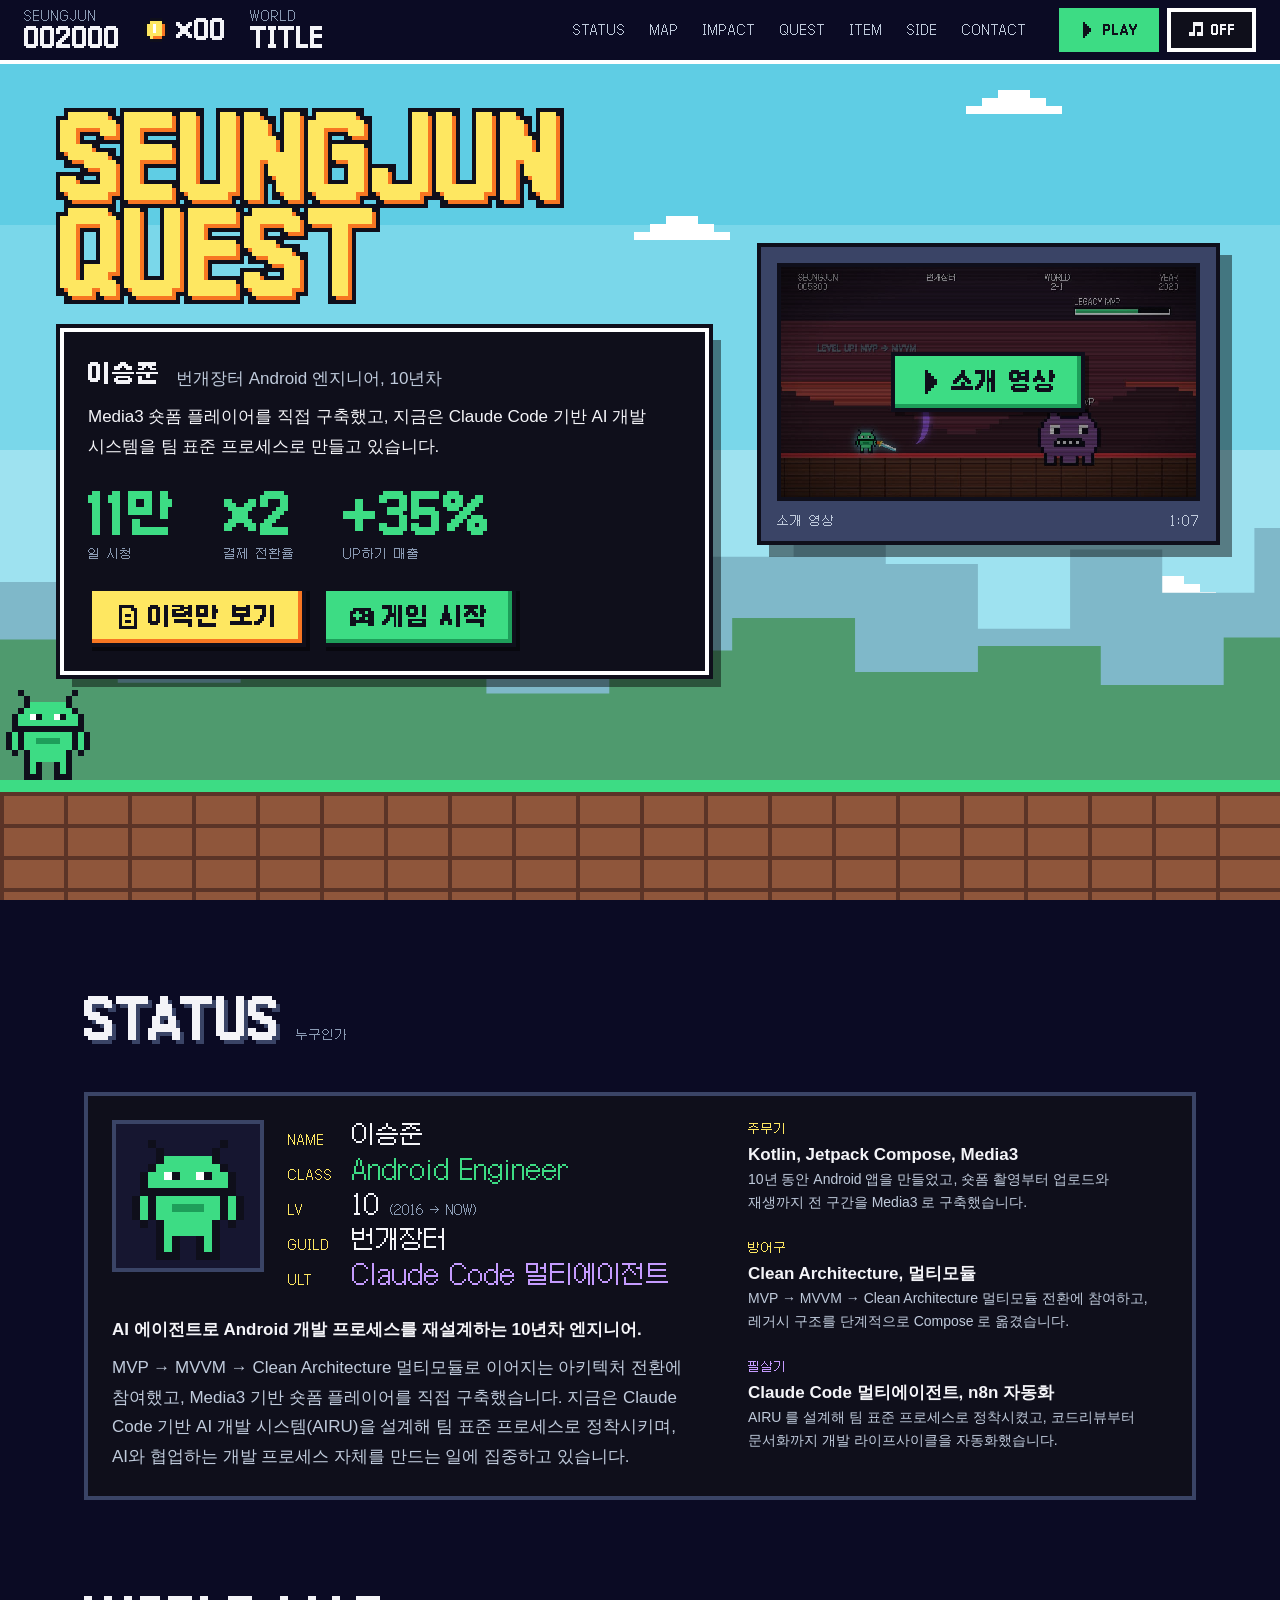
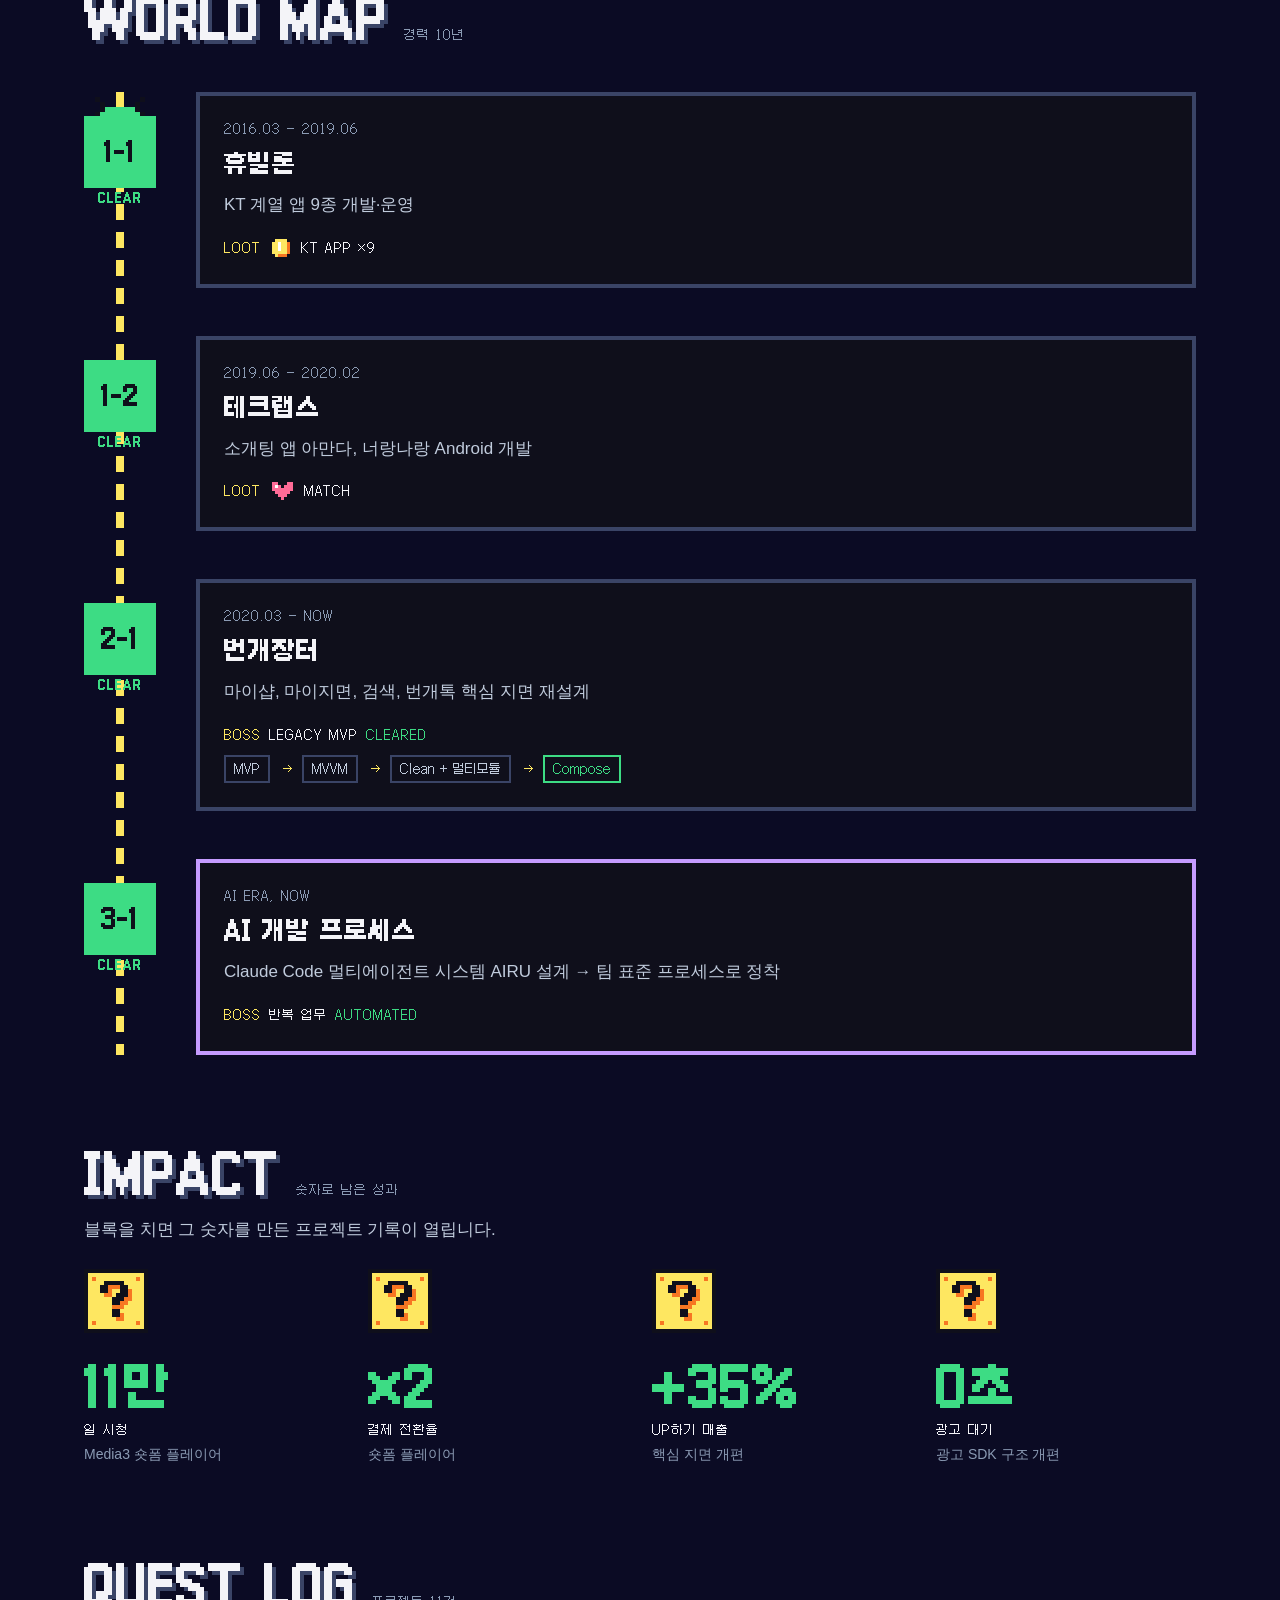
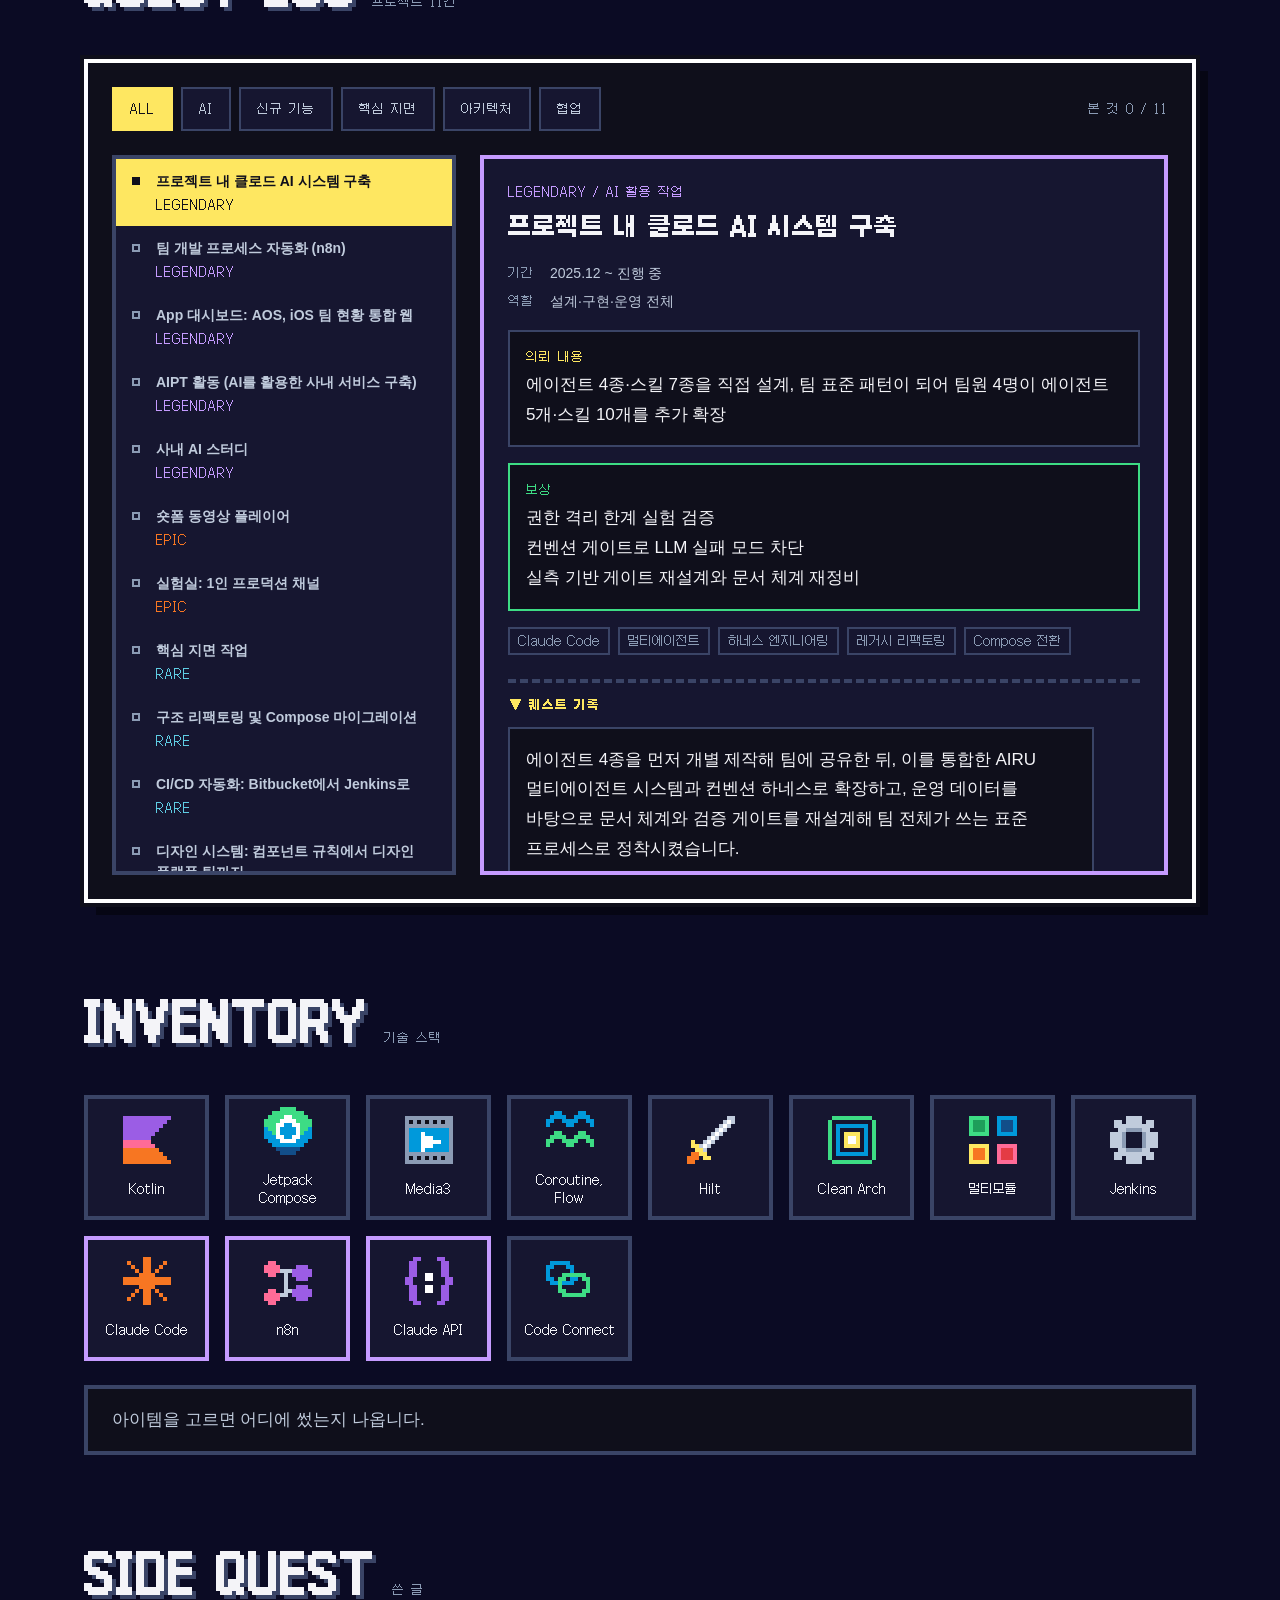
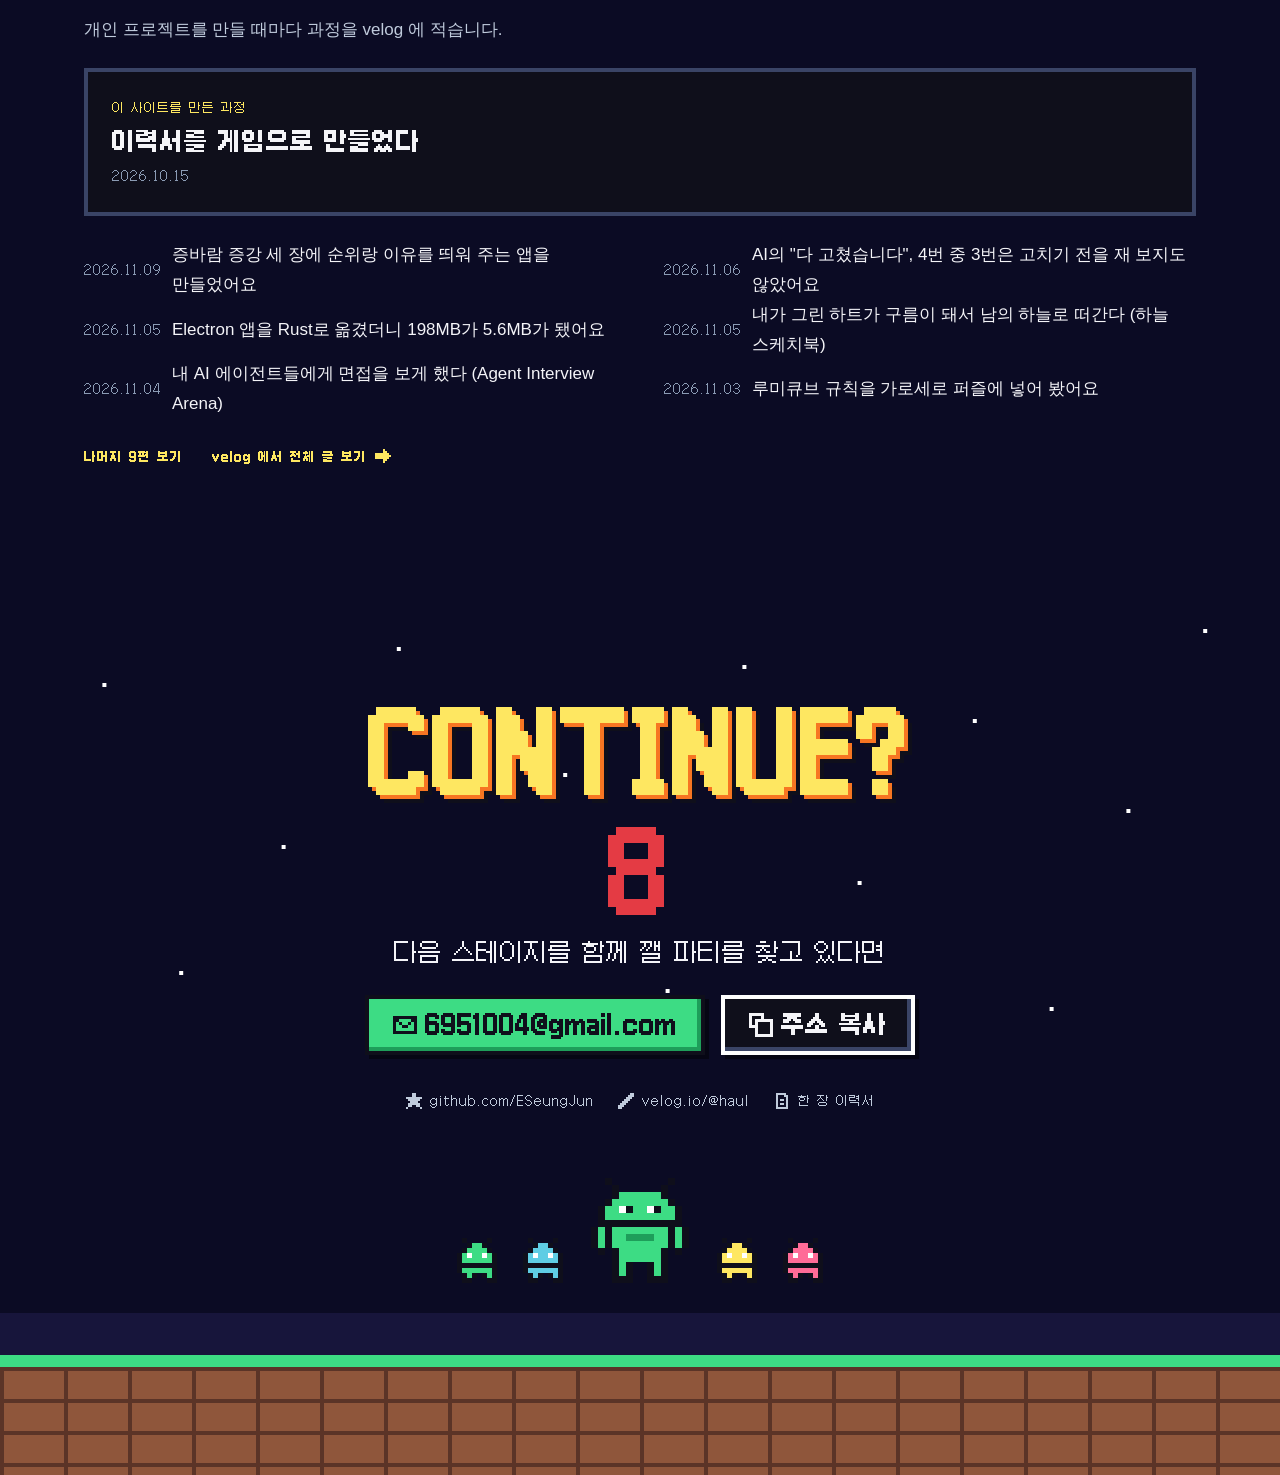
<file: index.html>
<!doctype html>
<html lang="ko">
  <head>
    <meta charset="utf-8" />
    <meta name="viewport" content="width=device-width, initial-scale=1" />
    <title>이승준 | Android 엔지니어 포트폴리오 SEUNGJUN QUEST</title>
    <meta
      name="description"
      content="AI 에이전트로 Android 개발 프로세스를 재설계하는 10년차 엔지니어 이승준의 포트폴리오. 숏폼 플레이어 일 시청 11만, 결제 전환율 2배, UP하기 매출 +35%."
    />
    <meta name="theme-color" content="#0b0b24" />
    <link rel="canonical" href="https://seungjun-quest.pages.dev/" />
    <meta property="og:type" content="profile" />
    <meta property="og:site_name" content="SEUNGJUN QUEST" />
    <meta property="og:locale" content="ko_KR" />
    <meta property="og:title" content="이승준 | Android 엔지니어 포트폴리오 SEUNGJUN QUEST" />
    <meta property="og:description" content="10년차 Android 엔지니어 이승준의 이력을 횡스크롤 게임으로 옮긴 포트폴리오. 프로젝트 11건과 성과 수치를 바로 볼 수 있습니다." />
    <meta property="og:url" content="https://seungjun-quest.pages.dev/" />
    <meta property="og:image" content="https://seungjun-quest.pages.dev/assets/og.jpg" />
    <meta property="og:image:width" content="1200" />
    <meta property="og:image:height" content="630" />
    <meta name="twitter:card" content="summary_large_image" />
    <link rel="icon" href="assets/favicon.svg" type="image/svg+xml" />
    <link rel="icon" href="assets/favicon-32.png" sizes="32x32" type="image/png" />
    <link rel="apple-touch-icon" href="assets/apple-touch-icon.png" />
    <link rel="preload" href="assets/fonts/Galmuri11-Bold.subset.woff2" as="font" type="font/woff2" crossorigin />
    <link rel="preload" href="assets/fonts/Galmuri11.subset.woff2" as="font" type="font/woff2" crossorigin />
    <link rel="stylesheet" href="styles.css" />
    <script src="boot.js"></script>
    <script type="application/ld+json">
      {
        "@context": "https://schema.org",
        "@type": "Person",
        "name": "이승준",
        "alternateName": "Seungjun Lee",
        "jobTitle": "Android Engineer",
        "worksFor": { "@type": "Organization", "name": "번개장터" },
        "url": "https://seungjun-quest.pages.dev/",
        "email": "mailto:6951004@gmail.com",
        "sameAs": ["https://github.com/ESeungJun", "https://velog.io/@haul"],
        "knowsAbout": ["Android", "Kotlin", "Jetpack Compose", "Media3", "Clean Architecture", "Claude Code"]
      }
    </script>
  </head>
  <body>
    <a class="skip-link" href="#status">본문으로 건너뛰기</a>

    <!-- 부팅 화면: CSS 애니메이션만으로 걷힌다 -->
    <div class="boot" id="boot" aria-hidden="true">
      <div class="boot-inner">
        <div class="boot-title">NOW LOADING</div>
        <div class="boot-bar"><span></span></div>
      </div>
    </div>

    <!-- 상단 HUD -->
    <header class="hud" id="hud">
      <div class="hud-row">
        <a class="hud-cell hud-home" href="#top" aria-label="SEUNGJUN QUEST 처음으로">
          <span class="hud-label">SEUNGJUN</span>
          <span class="hud-value" id="score">000000</span>
        </a>
        <div class="hud-cell hud-coins" aria-hidden="true">
          <span class="coin-icon" data-sprite="COIN" data-px="3"></span><span class="hud-value">×<span id="coins">00</span></span>
        </div>
        <div class="hud-cell hud-world" aria-hidden="true">
          <span class="hud-label">WORLD</span>
          <span class="hud-value" id="world">TITLE</span>
        </div>
        <div class="hud-actions">
          <button class="hud-btn hud-play" type="button" data-open-game>
            <span data-sprite="I_PLAY" data-px="2"></span>PLAY
          </button>
          <button class="hud-btn hud-sound" id="sound" type="button" aria-pressed="false" aria-label="소리">
            <span data-sprite="I_NOTE" data-px="2"></span><span id="sound-label">OFF</span>
          </button>
        </div>
      </div>
      <nav class="hud-nav" aria-label="섹션">
        <a href="#status">STATUS</a>
        <a href="#map">MAP</a>
        <a href="#impact">IMPACT</a>
        <a href="#quests">QUEST</a>
        <a href="#inventory">ITEM</a>
        <a href="#side">SIDE</a>
        <a href="#contact">CONTACT</a>
      </nav>
    </header>

    <main>
      <!-- 타이틀: 이름·직함·성과 3개·버튼 2개가 첫 화면에 들어온다 -->
      <section class="title" id="top" data-world="TITLE">
        <div class="sky" aria-hidden="true">
          <i class="cloud a"></i><i class="cloud b"></i><i class="cloud c"></i>
          <div class="mountains far" data-parallax="0.15"></div>
          <div class="mountains near" data-parallax="0.3"></div>
        </div>
        <div class="title-inner">
          <div class="title-copy">
            <h1 class="logo">
              <span>SEUNGJUN</span>
              <span>QUEST</span>
            </h1>
            <div class="window title-menu">
              <p class="title-name">
                <strong>이승준</strong>
                <span>번개장터 Android 엔지니어, 10년차</span>
              </p>
              <p class="title-sub" data-measure="intro">
                Media3 숏폼 플레이어를 직접 구축했고, 지금은 Claude Code 기반 AI 개발 시스템을 팀 표준 프로세스로 만들고 있습니다.
              </p>
              <dl class="title-stats">
                <div><dt>일 시청</dt><dd>11만</dd></div>
                <div><dt>결제 전환율</dt><dd>×2</dd></div>
                <div><dt>UP하기 매출</dt><dd>+35%</dd></div>
              </dl>
              <div class="title-actions">
                <a class="pixel-btn alt" href="resume.html"><span data-sprite="I_DOC" data-px="3"></span>이력만 보기</a>
                <button class="pixel-btn" type="button" data-open-game><span data-sprite="I_PAD" data-px="3"></span>게임 시작</button>
              </div>
            </div>
          </div>

          <div class="tv">
            <div class="tv-screen">
              <video
                id="intro-video"
                src="assets/pixel-quest.mp4"
                poster="assets/poster.jpg"
                preload="none"
                playsinline
                controls
                aria-label="SEUNGJUN QUEST 소개 영상"
              ></video>
              <button class="tv-play" id="play" type="button" hidden>
                <span><i data-sprite="I_PLAY" data-px="3"></i>소개 영상</span>
              </button>
            </div>
            <div class="tv-label"><span>소개 영상</span><span>1:07</span></div>
          </div>
        </div>
        <div class="ground" aria-hidden="true"></div>
        <div class="hero-sprite title-hero" data-sprite="HERO_A" data-px="6" aria-hidden="true"></div>
      </section>

      <!-- 상태창: 캐릭터 시트 한 장 -->
      <section class="section" id="status" data-world="STATUS">
        <h2 class="section-title">STATUS <small>누구인가</small></h2>
        <div class="sheet">
          <div class="sheet-who">
            <div class="char">
              <div class="char-portrait" data-sprite="HERO_A" data-px="8" aria-hidden="true"></div>
              <dl class="stat-list">
                <div><dt>NAME</dt><dd>이승준</dd></div>
                <div><dt>CLASS</dt><dd class="c-done">Android Engineer</dd></div>
                <div><dt>LV</dt><dd>10 <small>(2016 → NOW)</small></dd></div>
                <div><dt>GUILD</dt><dd>번개장터</dd></div>
                <div><dt>ULT</dt><dd class="c-ai">Claude Code 멀티에이전트</dd></div>
              </dl>
            </div>
            <p class="char-bio">
              <b>AI 에이전트로 Android 개발 프로세스를 재설계하는 10년차 엔지니어.</b>
              MVP → MVVM → Clean Architecture 멀티모듈로 이어지는 아키텍처 전환에 참여했고, Media3 기반 숏폼
              플레이어를 직접 구축했습니다. 지금은 Claude Code 기반 AI 개발 시스템(AIRU)을 설계해 팀 표준
              프로세스로 정착시키며, AI와 협업하는 개발 프로세스 자체를 만드는 일에 집중하고 있습니다.
            </p>
          </div>
          <dl class="loadout">
            <div>
              <dt>주무기</dt>
              <dd>
                <strong>Kotlin, Jetpack Compose, Media3</strong>
                10년 동안 Android 앱을 만들었고, 숏폼 촬영부터 업로드와 재생까지 전 구간을 Media3 로 구축했습니다.
              </dd>
            </div>
            <div>
              <dt>방어구</dt>
              <dd>
                <strong>Clean Architecture, 멀티모듈</strong>
                MVP → MVVM → Clean Architecture 멀티모듈 전환에 참여하고, 레거시 구조를 단계적으로 Compose 로 옮겼습니다.
              </dd>
            </div>
            <div class="is-ai">
              <dt>필살기</dt>
              <dd>
                <strong>Claude Code 멀티에이전트, n8n 자동화</strong>
                AIRU 를 설계해 팀 표준 프로세스로 정착시켰고, 코드리뷰부터 문서화까지 개발 라이프사이클을 자동화했습니다.
              </dd>
            </div>
          </dl>
        </div>
      </section>

      <!-- 월드맵: 경력 -->
      <section class="section" id="map" data-world="MAP">
        <h2 class="section-title">WORLD MAP <small>경력 10년</small></h2>
        <div class="map" id="map-track">
          <div class="map-path" aria-hidden="true"></div>
          <div class="map-hero" id="map-hero" aria-hidden="true"><span class="f-a" data-sprite="HERO_A" data-px="5"></span><span class="f-b" data-sprite="HERO_B" data-px="5"></span></div>

          <article class="node" data-world="1-1">
            <div class="node-flag" aria-hidden="true">1-1</div>
            <div class="node-card">
              <div class="node-period">2016.03 – 2019.06</div>
              <h3>휴빌론</h3>
              <p>KT 계열 앱 9종 개발·운영</p>
              <div class="loot"><b>LOOT</b><span data-sprite="COIN" data-px="3"></span>KT APP ×9</div>
            </div>
          </article>

          <article class="node" data-world="1-2">
            <div class="node-flag" aria-hidden="true">1-2</div>
            <div class="node-card">
              <div class="node-period">2019.06 – 2020.02</div>
              <h3>테크랩스</h3>
              <p>소개팅 앱 아만다, 너랑나랑 Android 개발</p>
              <div class="loot"><b>LOOT</b><span data-sprite="HEART" data-px="3"></span>MATCH</div>
            </div>
          </article>

          <article class="node" data-world="2-1">
            <div class="node-flag" aria-hidden="true">2-1</div>
            <div class="node-card">
              <div class="node-period">2020.03 – NOW</div>
              <h3>번개장터</h3>
              <p>마이샵, 마이지면, 검색, 번개톡 핵심 지면 재설계</p>
              <div class="loot"><b>BOSS</b>LEGACY MVP <em>CLEARED</em></div>
              <ol class="evolve" aria-label="아키텍처 전환 순서">
                <li>MVP</li>
                <li>MVVM</li>
                <li>Clean + 멀티모듈</li>
                <li class="is-now">Compose</li>
              </ol>
            </div>
          </article>

          <article class="node is-ai" data-world="3-1">
            <div class="node-flag" aria-hidden="true">3-1</div>
            <div class="node-card">
              <div class="node-period">AI ERA, NOW</div>
              <h3>AI 개발 프로세스</h3>
              <p>Claude Code 멀티에이전트 시스템 AIRU 설계 → 팀 표준 프로세스로 정착</p>
              <div class="loot"><b>BOSS</b>반복 업무 <em>AUTOMATED</em></div>
            </div>
          </article>
        </div>
      </section>

      <!-- 성과: 숫자는 처음부터 보이고, 블록은 그 숫자를 만든 프로젝트로 간다 -->
      <section class="section" id="impact" data-world="IMPACT">
        <h2 class="section-title">IMPACT <small>숫자로 남은 성과</small></h2>
        <p class="section-sub">블록을 치면 그 숫자를 만든 프로젝트 기록이 열립니다.</p>
        <ul class="scores">
          <li>
            <a class="qblock" href="#quest/6" aria-label="일 시청 11만, 숏폼 동영상 플레이어 기록 열기">
              <span class="qblock-face" data-sprite="BLOCK" data-px="4"></span>
            </a>
            <strong class="score-value">11만</strong>
            <span class="score-label">일 시청</span>
            <span class="score-note">Media3 숏폼 플레이어</span>
          </li>
          <li>
            <a class="qblock" href="#quest/6" aria-label="결제 전환율 2배, 숏폼 동영상 플레이어 기록 열기">
              <span class="qblock-face" data-sprite="BLOCK" data-px="4"></span>
            </a>
            <strong class="score-value">×2</strong>
            <span class="score-label">결제 전환율</span>
            <span class="score-note">숏폼 플레이어</span>
          </li>
          <li>
            <a class="qblock" href="#quest/7" aria-label="UP하기 매출 +35%, 핵심 지면 작업 기록 열기">
              <span class="qblock-face" data-sprite="BLOCK" data-px="4"></span>
            </a>
            <strong class="score-value">+35%</strong>
            <span class="score-label">UP하기 매출</span>
            <span class="score-note">핵심 지면 개편</span>
          </li>
          <li>
            <a class="qblock" href="#quest/7" aria-label="광고 대기 0초, 핵심 지면 작업 기록 열기">
              <span class="qblock-face" data-sprite="BLOCK" data-px="4"></span>
            </a>
            <strong class="score-value">0초</strong>
            <span class="score-label">광고 대기</span>
            <span class="score-note">광고 SDK 구조 개편</span>
          </li>
        </ul>
      </section>

      <!-- 퀘스트 로그: 프로젝트. 목록은 HTML 이 원본이고 main.js 가 이 위에 저널 동작을 얹는다 -->
      <section class="section" id="quests" data-world="QUEST">
        <h2 class="section-title">QUEST LOG <small>프로젝트 11건</small></h2>
        <div class="window journal">
          <div class="journal-top">
            <div class="tabs" id="tabs" role="group" aria-label="프로젝트 분류">
              <button type="button" class="tab" aria-pressed="true" data-filter="all">ALL</button>
              <button type="button" class="tab" aria-pressed="false" data-filter="AI 활용 작업">AI</button>
              <button type="button" class="tab" aria-pressed="false" data-filter="신규 기능 개발">신규 기능</button>
              <button type="button" class="tab" aria-pressed="false" data-filter="핵심 지면 작업">핵심 지면</button>
              <button type="button" class="tab" aria-pressed="false" data-filter="아키텍처">아키텍처</button>
              <button type="button" class="tab" aria-pressed="false" data-filter="협업·프로세스">협업</button>
            </div>
            <div class="journal-count" id="journal-count"></div>
          </div>
          <div class="journal-body">
            <ol class="quest-list" id="quest-list" aria-label="프로젝트 목록">
              <li id="quest/1" data-n="1" data-cat="AI 활용 작업" data-party="">
                <h3>프로젝트 내 클로드 AI 시스템 구축</h3>
                <p class="q-line">에이전트 4종·스킬 7종을 직접 설계, 팀 표준 패턴이 되어 팀원 4명이 에이전트 5개·스킬 10개를 추가 확장</p>
                <ul class="q-result"><li>권한 격리 한계 실험 검증</li><li>컨벤션 게이트로 LLM 실패 모드 차단</li><li>실측 기반 게이트 재설계와 문서 체계 재정비</li></ul>
                <ul class="q-keys"><li>Claude Code</li><li>멀티에이전트</li><li>하네스 엔지니어링</li><li>레거시 리팩토링</li><li>Compose 전환</li></ul>
              </li>
              <li id="quest/2" data-n="2" data-cat="AI 활용 작업" data-party="">
                <h3>팀 개발 프로세스 자동화 (n8n)</h3>
                <p class="q-line">코드리뷰부터 문서화까지 개발 라이프사이클 전 구간 자동화 8종</p>
                <ul class="q-result"><li>PR 리뷰, 알림, 문서 검색, 회의록, 크래시 분석, 기술 동향, 배포 알림, 구조 문서화 8개 흐름을 Slack 한 곳으로 통합</li></ul>
                <ul class="q-keys"><li>n8n</li><li>Claude</li><li>Gemini</li><li>RAG</li><li>DevEx</li></ul>
              </li>
              <li id="quest/11" data-n="11" data-cat="AI 활용 작업" data-party="">
                <h3>App 대시보드: AOS, iOS 팀 현황 통합 웹</h3>
                <p class="q-line">구조, 기능, 딥링크, 지라, PR, 크래시, 성능, 리뷰를 한 곳에 모은 사내 앱 대시보드</p>
                <ul class="q-result"><li>흩어진 앱 현황 10여 종을 보드 3개로 통합, Claude Code 에이전트 지휘로 기획부터 운영 배포까지 1인 완주</li></ul>
                <ul class="q-keys"><li>Claude Code</li><li>Next.js</li><li>Supabase</li><li>BigQuery</li><li>Figma</li><li>LLM</li></ul>
              </li>
              <li id="quest/5" data-n="5" data-cat="AI 활용 작업" data-party="">
                <h3>AIPT 활동 (AI를 활용한 사내 서비스 구축)</h3>
                <p class="q-line">AI 에이전트 협업으로 프로덕션 서비스 2종 구축, VOC 리포트는 설계부터 운영까지 단독 담당</p>
                <ul class="q-result"><li>K8s 배포·장애 진단</li><li>LLM 분류 17분→9분 최적화</li></ul>
                <ul class="q-keys"><li>Claude API</li><li>Kubernetes</li><li>LLM 운영</li></ul>
              </li>
              <li id="quest/3" data-n="3" data-cat="AI 활용 작업" data-party="">
                <h3>사내 AI 스터디</h3>
                <p class="q-line">직군 무관 14명 대상 3주 Claude Code 커리큘럼 설계·리드</p>
                <ul class="q-result"><li>참여자 전원 프로젝트 완성</li><li>결과 사이트 전사 공개</li></ul>
                <ul class="q-keys"><li>조직 문화</li><li>교육 설계</li><li>Claude Code</li></ul>
              </li>
              <li id="quest/6" data-n="6" data-cat="신규 기능 개발" data-party="">
                <h3>숏폼 동영상 플레이어</h3>
                <p class="q-line">Media3 기반 촬영→업로드→재생 전 구간 미디어 인프라</p>
                <ul class="q-result"><li>일 시청 11만</li><li>결제 전환율 2배</li></ul>
                <ul class="q-keys"><li>Media3</li><li>ExoPlayer</li><li>성능 최적화</li></ul>
              </li>
              <li id="quest/4" data-n="4" data-cat="신규 기능 개발" data-party="">
                <h3>실험실: 1인 프로덕션 채널</h3>
                <p class="q-line">기획·디자인·개발을 혼자 운영하는 사내 실험 채널</p>
                <ul class="q-result"><li>AI 이미지 검색 실험실 MVP → 정규 epic 전환</li><li>간편검색·알림확인 등 4개 기능 순차 출시</li></ul>
                <ul class="q-keys"><li>MVP 검증</li><li>제품 오너십</li><li>솔로 운영</li></ul>
              </li>
              <li id="quest/7" data-n="7" data-cat="핵심 지면 작업" data-party="">
                <h3>핵심 지면 작업</h3>
                <p class="q-line">핵심 지면 재설계. UI/UX부터 수익 모델 구조까지</p>
                <ul class="q-result"><li>핵심 화면·수익 모델 10건 구조 개편</li><li>UP하기 매출 +35%</li><li>광고 대기 0초화</li></ul>
                <ul class="q-keys"><li>구조 개편</li><li>UX 리뉴얼</li><li>UP하기</li><li>광고 SDK</li></ul>
              </li>
              <li id="quest/8" data-n="8" data-cat="아키텍처" data-party="">
                <h3>구조 리팩토링 및 Compose 마이그레이션</h3>
                <p class="q-line">MVP 에서 MVVM까지 구조 리팩토링 및 Compose 마이그레이션</p>
                <ul class="q-result"><li>MVP→MVVM→Clean+멀티모듈→Compose 점진 전환</li></ul>
                <ul class="q-keys"><li>Clean Architecture</li><li>멀티모듈</li><li>레거시 재설계</li></ul>
              </li>
              <li id="quest/9" data-n="9" data-cat="아키텍처" data-party="">
                <h3>CI/CD 자동화: Bitbucket에서 Jenkins로</h3>
                <p class="q-line">빌드·배포 파이프라인을 로컬 Jenkins로 이관해 자동화</p>
                <ul class="q-result"><li>Bitbucket CI/CD → Jenkins 마이그레이션, Slack 배포 연동</li></ul>
                <ul class="q-keys"><li>Jenkins</li><li>CI/CD</li><li>자동 배포</li></ul>
              </li>
              <li id="quest/10" data-n="10" data-cat="협업·프로세스" data-party="">
                <h3>디자인 시스템: 컴포넌트 규칙에서 디자인 플랫폼 팀까지</h3>
                <p class="q-line">PD-개발 컴포넌트 규칙 정의에서 출발해 웹·AOS·iOS·디자이너가 함께하는 디자인 플랫폼 팀으로 확장</p>
                <ul class="q-result"><li>3계층 토큰 아키텍처 구축 중</li><li>Figma Code Connect 33개</li><li>Lint 룰 8종으로 컨벤션 강제</li></ul>
                <ul class="q-keys"><li>디자인 시스템</li><li>크로스펑셔널 협업</li><li>컴포넌트</li></ul>
              </li>
            </ol>
            <article class="quest-detail" id="quest-detail" tabindex="-1" aria-label="프로젝트 상세" hidden></article>
            <p class="sr-only" id="quest-status" aria-live="polite"></p>
          </div>
        </div>
      </section>

      <!-- 인벤토리: 기술 스택 -->
      <section class="section" id="inventory" data-world="ITEM">
        <h2 class="section-title">INVENTORY <small>기술 스택</small></h2>
        <div class="inventory">
          <ul class="slots" id="slots">
            <li>
              <button class="slot" type="button"><span class="slot-icon" data-sprite="IT_KOTLIN" data-px="4"></span><span class="slot-name">Kotlin</span></button>
              <p class="slot-text">주력 언어. 10년 동안 Android 앱을 만들어 온 기본 무기.</p>
            </li>
            <li>
              <button class="slot" type="button"><span class="slot-icon" data-sprite="IT_COMPOSE" data-px="4"></span><span class="slot-name">Jetpack Compose</span></button>
              <p class="slot-text">레거시 구조를 단계적으로 Compose 로 전환.</p>
            </li>
            <li>
              <button class="slot" type="button"><span class="slot-icon" data-sprite="IT_MEDIA3" data-px="4"></span><span class="slot-name">Media3</span></button>
              <p class="slot-text">Media3 / ExoPlayer 로 숏폼 촬영→업로드→재생 전 구간을 구축.</p>
            </li>
            <li>
              <button class="slot" type="button"><span class="slot-icon" data-sprite="IT_FLOW" data-px="4"></span><span class="slot-name">Coroutine, Flow</span></button>
              <p class="slot-text">비동기 처리와 데이터 스트림.</p>
            </li>
            <li>
              <button class="slot" type="button"><span class="slot-icon" data-sprite="IT_HILT" data-px="4"></span><span class="slot-name">Hilt</span></button>
              <p class="slot-text">의존성 주입.</p>
            </li>
            <li>
              <button class="slot" type="button"><span class="slot-icon" data-sprite="IT_CLEAN" data-px="4"></span><span class="slot-name">Clean Arch</span></button>
              <p class="slot-text">MVP → MVVM → Clean Architecture + 멀티모듈 전환에 참여.</p>
            </li>
            <li>
              <button class="slot" type="button"><span class="slot-icon" data-sprite="IT_MODULE" data-px="4"></span><span class="slot-name">멀티모듈</span></button>
              <p class="slot-text">레이어, 기능 단위 멀티모듈 구조.</p>
            </li>
            <li>
              <button class="slot" type="button"><span class="slot-icon" data-sprite="IT_JENKINS" data-px="4"></span><span class="slot-name">Jenkins</span></button>
              <p class="slot-text">Bitbucket CI/CD 를 Jenkins 로 이관하고 Slack 배포 연동.</p>
            </li>
            <li class="is-ai">
              <button class="slot" type="button"><span class="slot-icon" data-sprite="IT_CLAUDE" data-px="4"></span><span class="slot-name">Claude Code</span></button>
              <p class="slot-text">멀티에이전트 파이프라인과 컨벤션 하네스(AIRU)를 설계해 팀 표준으로 정착.</p>
            </li>
            <li class="is-ai">
              <button class="slot" type="button"><span class="slot-icon" data-sprite="IT_N8N" data-px="4"></span><span class="slot-name">n8n</span></button>
              <p class="slot-text">코드리뷰부터 문서화까지 개발 라이프사이클 자동화 8종.</p>
            </li>
            <li class="is-ai">
              <button class="slot" type="button"><span class="slot-icon" data-sprite="IT_API" data-px="4"></span><span class="slot-name">Claude API</span></button>
              <p class="slot-text">사내 서비스 2종 구축, LLM 분류 17분 → 9분 최적화.</p>
            </li>
            <li>
              <button class="slot" type="button"><span class="slot-icon" data-sprite="IT_LINK" data-px="4"></span><span class="slot-name">Code Connect</span></button>
              <p class="slot-text">디자인 시스템 컴포넌트 33개를 Figma Code Connect 로 연결.</p>
            </li>
          </ul>
          <p class="slot-desc" id="slot-desc" aria-live="polite">아이템을 고르면 어디에 썼는지 나옵니다.</p>
        </div>
      </section>

      <!-- 사이드 퀘스트: 쓴 글 -->
      <section class="section" id="side" data-world="SIDE">
        <h2 class="section-title">SIDE QUEST <small>쓴 글</small></h2>
        <p class="section-sub">개인 프로젝트를 만들 때마다 과정을 velog 에 적습니다.</p>
        <a class="post-feature" href="https://velog.io/@haul/resume-to-pixel-game-with-claude-code" target="_blank" rel="noopener noreferrer">
          <span class="post-kicker">이 사이트를 만든 과정</span>
          <strong>이력서를 게임으로 만들었다</strong>
          <time datetime="2026-10-15">2026.10.15</time>
        </a>
        <ol class="posts" id="posts">
          <li><a href="https://velog.io/@haul/jeungbaram-augment-rank-overlay" target="_blank" rel="noopener noreferrer">증바람 증강 세 장에 순위랑 이유를 띄워 주는 앱을 만들었어요</a><time datetime="2026-11-09">2026.11.09</time></li>
          <li><a href="https://velog.io/@haul/fix-proposal-agent-bug-report-skill" target="_blank" rel="noopener noreferrer">AI의 &quot;다 고쳤습니다&quot;, 4번 중 3번은 고치기 전을 재 보지도 않았어요</a><time datetime="2026-11-06">2026.11.06</time></li>
          <li><a href="https://velog.io/@haul/electron-to-tauri-198mb-to-5mb" target="_blank" rel="noopener noreferrer">Electron 앱을 Rust로 옮겼더니 198MB가 5.6MB가 됐어요</a><time datetime="2026-11-05">2026.11.05</time></li>
          <li><a href="https://velog.io/@haul/sky-doodle-drawing-becomes-cloud" target="_blank" rel="noopener noreferrer">내가 그린 하트가 구름이 돼서 남의 하늘로 떠간다 (하늘 스케치북)</a><time datetime="2026-11-05">2026.11.05</time></li>
          <li><a href="https://velog.io/@haul/agent-interview-arena-20-agents-0-hired" target="_blank" rel="noopener noreferrer">내 AI 에이전트들에게 면접을 보게 했다 (Agent Interview Arena)</a><time datetime="2026-11-04">2026.11.04</time></li>
          <li><a href="https://velog.io/@haul/rummikub-crossword-number-puzzle" target="_blank" rel="noopener noreferrer">루미큐브 규칙을 가로세로 퍼즐에 넣어 봤어요</a><time datetime="2026-11-03">2026.11.03</time></li>
          <li class="is-more"><a href="https://velog.io/@haul/smash-downloads-folder-slap" target="_blank" rel="noopener noreferrer">찰싹 !! 다운로드 폴더 안 치우면 등짝 맞는 앱</a><time datetime="2026-11-02">2026.11.02</time></li>
          <li class="is-more"><a href="https://velog.io/@haul/window-scape-weather-diorama-widget" target="_blank" rel="noopener noreferrer">바탕화면에 창문 하나 내고 날씨 보기</a><time datetime="2026-10-30">2026.10.30</time></li>
          <li class="is-more"><a href="https://velog.io/@haul/hopbox-parcel-box-between-fullscreen-spaces" target="_blank" rel="noopener noreferrer">전체화면 풀기 귀찮아서 만든 택배상자</a><time datetime="2026-10-29">2026.10.29</time></li>
          <li class="is-more"><a href="https://velog.io/@haul/daengdaeng-dogam-dog-breed-collection" target="_blank" rel="noopener noreferrer">산책길 강아지 찍어서 124칸 견종 도감 채우는 앱</a><time datetime="2026-10-24">2026.10.24</time></li>
          <li class="is-more"><a href="https://velog.io/@haul/chalkak-recipe-fridge-photo-to-dinner" target="_blank" rel="noopener noreferrer">냉장고 사진 한 장으로 저녁 메뉴 정하는 앱</a><time datetime="2026-10-23">2026.10.23</time></li>
          <li class="is-more"><a href="https://velog.io/@haul/claude-bouncer-desktop-pet" target="_blank" rel="noopener noreferrer">나의 반려 클로디(Claudy)!</a><time datetime="2026-10-17">2026.10.17</time></li>
          <li class="is-more"><a href="https://velog.io/@haul/pokemon-desktop-pet-with-focus-timer" target="_blank" rel="noopener noreferrer">AI가 포켓몬 이름을 40개 넘게 틀렸어요</a><time datetime="2026-10-15">2026.10.15</time></li>
          <li class="is-more"><a href="https://velog.io/@haul/droidlens-flipper-alternative-in-a-day" target="_blank" rel="noopener noreferrer">Flipper가 아카이브돼서 하루 만에 대신 만들었어요</a><time datetime="2026-10-15">2026.10.15</time></li>
          <li class="is-more"><a href="https://velog.io/@haul/toss-miniapps-7-released-with-ai" target="_blank" rel="noopener noreferrer">토스 미니앱 7개 출시기</a><time datetime="2026-10-15">2026.10.15</time></li>
        </ol>
        <a class="text-link" href="https://velog.io/@haul" target="_blank" rel="noopener noreferrer">velog 에서 전체 글 보기<span data-sprite="I_ARROW" data-px="2"></span></a>
      </section>

      <!-- 연락처 -->
      <section class="contact" id="contact" data-world="END">
        <div class="night" aria-hidden="true"><i class="stars"></i></div>
        <div class="continue">
          <h2 class="continue-title">CONTINUE?</h2>
          <div class="continue-count" id="countdown" aria-hidden="true">9</div>
          <p class="continue-sub">다음 스테이지를 함께 깰 파티를 찾고 있다면</p>
          <div class="contact-main">
            <a class="pixel-btn" href="mailto:6951004@gmail.com"><span data-sprite="I_MAIL" data-px="3"></span>6951004@gmail.com</a>
            <button class="pixel-btn ghost" type="button" id="copy-mail" data-copy="6951004@gmail.com"><span data-sprite="I_COPY" data-px="3"></span><span id="copy-label">주소 복사</span></button>
          </div>
          <ul class="contact-links">
            <li><a href="https://github.com/ESeungJun" target="_blank" rel="noopener noreferrer"><span data-sprite="I_STAR" data-px="2"></span>github.com/ESeungJun</a></li>
            <li><a href="https://velog.io/@haul" target="_blank" rel="noopener noreferrer"><span data-sprite="I_PEN" data-px="2"></span>velog.io/@haul</a></li>
            <li><a href="resume.html"><span data-sprite="I_DOC" data-px="2"></span>한 장 이력서</a></li>
          </ul>
          <div class="party" id="party" aria-hidden="true"></div>
        </div>
        <div class="ground" aria-hidden="true"></div>
      </section>
    </main>

    <!-- 폰: 어디서든 한 번에 연락 -->
    <div class="dock" id="dock">
      <a class="dock-btn is-main" href="mailto:6951004@gmail.com"><span data-sprite="I_MAIL" data-px="2"></span>메일 보내기</a>
      <a class="dock-btn" href="resume.html"><span data-sprite="I_DOC" data-px="2"></span>이력만 보기</a>
    </div>

    <!-- 직접 플레이 -->
    <div class="game" id="game" role="dialog" aria-modal="true" aria-label="SEUNGJUN QUEST 게임" hidden>
      <div class="game-bar">
        <span class="game-name">SEUNGJUN QUEST</span>
        <span class="game-help">← → 이동, Z 점프, X 공격, P 일시정지</span>
        <span class="game-rotate">가로로 돌리면 크게 보입니다</span>
        <button type="button" id="game-pause" class="game-only-touch" aria-label="일시정지"><span data-sprite="I_PAUSE" data-px="2"></span></button>
        <button type="button" id="game-mute" aria-pressed="false" aria-label="게임 소리"><span data-sprite="I_NOTE" data-px="2"></span><span id="game-mute-label">OFF</span></button>
        <button type="button" id="game-close"><span data-sprite="I_CLOSE" data-px="2"></span>닫기</button>
      </div>
      <div class="game-stage">
        <canvas id="game-canvas" tabindex="0" aria-label="게임 화면"></canvas>
        <!-- 스테이지 클리어·엔딩에서 누를 수 있는 링크 (캔버스 글자는 누를 수 없다) -->
        <div class="game-links" id="game-links" hidden>
          <a class="game-link" id="game-quest-link" href="#quests">이 시기 프로젝트 보기</a>
          <a class="game-link" id="game-mail" href="mailto:6951004@gmail.com">메일 보내기</a>
          <a class="game-link" id="game-github" href="https://github.com/ESeungJun" target="_blank" rel="noopener noreferrer">GitHub</a>
          <a class="game-link" id="game-resume" href="resume.html">한 장 이력서</a>
        </div>
      </div>
      <div class="touch" aria-hidden="true">
        <div class="touch-pad touch-dpad">
          <button type="button" data-key="left" tabindex="-1"><span data-sprite="I_PLAY" data-px="3"></span></button>
          <button type="button" data-key="right" tabindex="-1"><span data-sprite="I_PLAY" data-px="3"></span></button>
        </div>
        <div class="touch-pad touch-ab">
          <button type="button" data-key="attack" class="t-b" tabindex="-1">B<small>공격</small></button>
          <button type="button" data-key="jump" class="t-a" tabindex="-1">A<small>점프</small></button>
        </div>
      </div>
      <audio id="game-bgm" src="assets/quest-bgm.m4a" loop preload="none"></audio>
    </div>

    <div class="fx-layer" id="fx" aria-hidden="true"></div>

    <script src="sprites.js"></script>
    <script src="lib.js"></script>
    <script src="main.js"></script>
  </body>
</html>
</file>
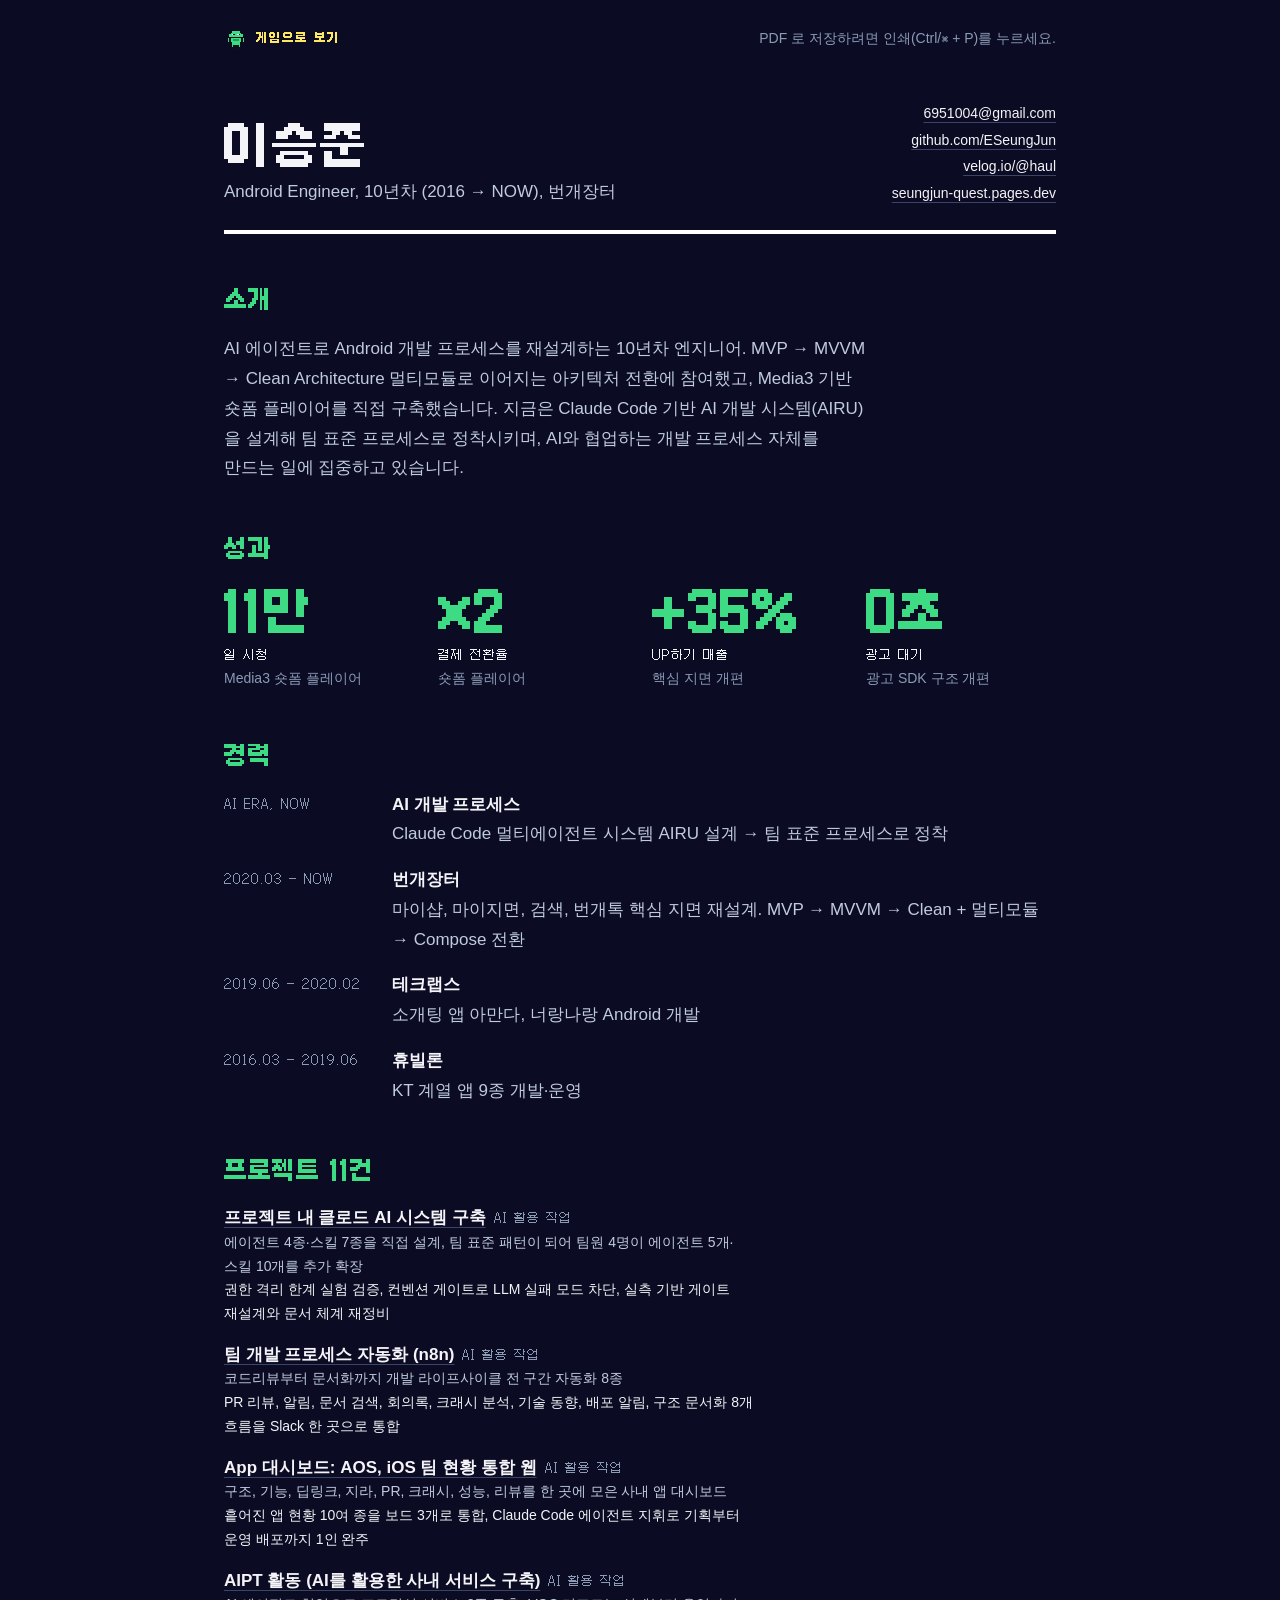
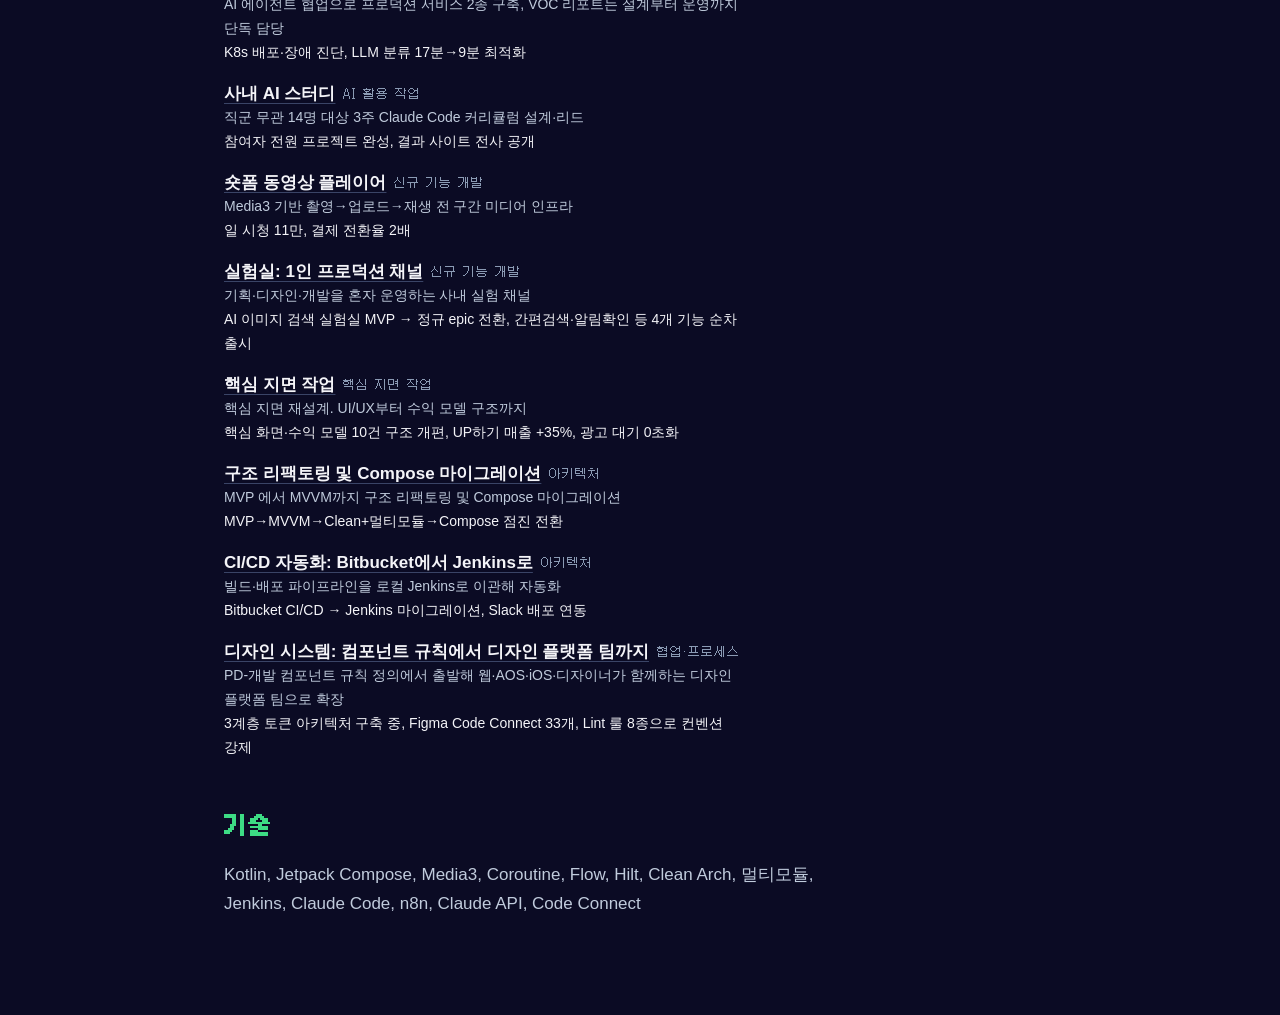
<file: resume.html>
<!doctype html>
<html lang="ko">
  <head>
    <meta charset="utf-8" />
    <meta name="viewport" content="width=device-width, initial-scale=1" />
    <title>이승준 이력서 | Android 엔지니어</title>
    <meta name="description" content="10년차 Android 엔지니어 이승준의 한 장 이력서. 경력, 성과 수치, 프로젝트 11건, 연락처." />
    <meta name="theme-color" content="#0b0b24" />
    <link rel="canonical" href="https://seungjun-quest.pages.dev/resume" />
    <meta property="og:type" content="profile" />
    <meta property="og:title" content="이승준 이력서 | Android 엔지니어" />
    <meta property="og:description" content="경력, 성과 수치, 프로젝트 11건을 한 장으로 정리한 이력서." />
    <meta property="og:url" content="https://seungjun-quest.pages.dev/resume" />
    <meta property="og:image" content="https://seungjun-quest.pages.dev/assets/og.jpg" />
    <meta name="twitter:card" content="summary_large_image" />
    <link rel="icon" href="assets/favicon.svg" type="image/svg+xml" />
    <link rel="icon" href="assets/favicon-32.png" sizes="32x32" type="image/png" />
    <link rel="preload" href="assets/fonts/Galmuri11-Bold.subset.woff2" as="font" type="font/woff2" crossorigin />
    <link rel="stylesheet" href="styles.css" />
    <link rel="stylesheet" href="resume.css" />
  </head>
  <body class="resume-page">
    <nav class="resume-nav" aria-label="이동">
      <a href="./"><img src="assets/favicon.svg" width="24" height="24" alt="" />게임으로 보기</a>
      <span>PDF 로 저장하려면 인쇄(Ctrl/⌘ + P)를 누르세요.</span>
    </nav>

    <main class="resume">
      <header class="resume-head">
        <div>
          <h1>이승준</h1>
          <p class="resume-role">Android Engineer, 10년차 (2016 → NOW), 번개장터</p>
        </div>
        <ul class="resume-contact">
          <li><a href="mailto:6951004@gmail.com">6951004@gmail.com</a></li>
          <li><a href="https://github.com/ESeungJun">github.com/ESeungJun</a></li>
          <li><a href="https://velog.io/@haul">velog.io/@haul</a></li>
          <li><a href="https://seungjun-quest.pages.dev/">seungjun-quest.pages.dev</a></li>
        </ul>
      </header>

      <section>
        <h2>소개</h2>
        <p>
          AI 에이전트로 Android 개발 프로세스를 재설계하는 10년차 엔지니어. MVP → MVVM → Clean Architecture 멀티모듈로
          이어지는 아키텍처 전환에 참여했고, Media3 기반 숏폼 플레이어를 직접 구축했습니다. 지금은 Claude Code 기반 AI
          개발 시스템(AIRU)을 설계해 팀 표준 프로세스로 정착시키며, AI와 협업하는 개발 프로세스 자체를 만드는 일에
          집중하고 있습니다.
        </p>
      </section>

      <section>
        <h2>성과</h2>
        <dl class="resume-stats">
          <div><dt>일 시청</dt><dd>11만</dd><dd class="note">Media3 숏폼 플레이어</dd></div>
          <div><dt>결제 전환율</dt><dd>×2</dd><dd class="note">숏폼 플레이어</dd></div>
          <div><dt>UP하기 매출</dt><dd>+35%</dd><dd class="note">핵심 지면 개편</dd></div>
          <div><dt>광고 대기</dt><dd>0초</dd><dd class="note">광고 SDK 구조 개편</dd></div>
        </dl>
      </section>

      <section>
        <h2>경력</h2>
        <ol class="resume-career">
          <li>
            <time>AI ERA, NOW</time>
            <div><strong>AI 개발 프로세스</strong>Claude Code 멀티에이전트 시스템 AIRU 설계 → 팀 표준 프로세스로 정착</div>
          </li>
          <li>
            <time>2020.03 – NOW</time>
            <div><strong>번개장터</strong>마이샵, 마이지면, 검색, 번개톡 핵심 지면 재설계. MVP → MVVM → Clean + 멀티모듈 → Compose 전환</div>
          </li>
          <li>
            <time>2019.06 – 2020.02</time>
            <div><strong>테크랩스</strong>소개팅 앱 아만다, 너랑나랑 Android 개발</div>
          </li>
          <li>
            <time>2016.03 – 2019.06</time>
            <div><strong>휴빌론</strong>KT 계열 앱 9종 개발·운영</div>
          </li>
        </ol>
      </section>

      <section>
        <h2>프로젝트 11건</h2>
        <ol class="resume-projects">
          <li>
            <h3><a href="./#quest/1">프로젝트 내 클로드 AI 시스템 구축</a><span class="cat">AI 활용 작업</span></h3>
            <p>에이전트 4종·스킬 7종을 직접 설계, 팀 표준 패턴이 되어 팀원 4명이 에이전트 5개·스킬 10개를 추가 확장</p>
            <p class="result">권한 격리 한계 실험 검증, 컨벤션 게이트로 LLM 실패 모드 차단, 실측 기반 게이트 재설계와 문서 체계 재정비</p>
          </li>
          <li>
            <h3><a href="./#quest/2">팀 개발 프로세스 자동화 (n8n)</a><span class="cat">AI 활용 작업</span></h3>
            <p>코드리뷰부터 문서화까지 개발 라이프사이클 전 구간 자동화 8종</p>
            <p class="result">PR 리뷰, 알림, 문서 검색, 회의록, 크래시 분석, 기술 동향, 배포 알림, 구조 문서화 8개 흐름을 Slack 한 곳으로 통합</p>
          </li>
          <li>
            <h3><a href="./#quest/11">App 대시보드: AOS, iOS 팀 현황 통합 웹</a><span class="cat">AI 활용 작업</span></h3>
            <p>구조, 기능, 딥링크, 지라, PR, 크래시, 성능, 리뷰를 한 곳에 모은 사내 앱 대시보드</p>
            <p class="result">흩어진 앱 현황 10여 종을 보드 3개로 통합, Claude Code 에이전트 지휘로 기획부터 운영 배포까지 1인 완주</p>
          </li>
          <li>
            <h3><a href="./#quest/5">AIPT 활동 (AI를 활용한 사내 서비스 구축)</a><span class="cat">AI 활용 작업</span></h3>
            <p>AI 에이전트 협업으로 프로덕션 서비스 2종 구축, VOC 리포트는 설계부터 운영까지 단독 담당</p>
            <p class="result">K8s 배포·장애 진단, LLM 분류 17분→9분 최적화</p>
          </li>
          <li>
            <h3><a href="./#quest/3">사내 AI 스터디</a><span class="cat">AI 활용 작업</span></h3>
            <p>직군 무관 14명 대상 3주 Claude Code 커리큘럼 설계·리드</p>
            <p class="result">참여자 전원 프로젝트 완성, 결과 사이트 전사 공개</p>
          </li>
          <li>
            <h3><a href="./#quest/6">숏폼 동영상 플레이어</a><span class="cat">신규 기능 개발</span></h3>
            <p>Media3 기반 촬영→업로드→재생 전 구간 미디어 인프라</p>
            <p class="result">일 시청 11만, 결제 전환율 2배</p>
          </li>
          <li>
            <h3><a href="./#quest/4">실험실: 1인 프로덕션 채널</a><span class="cat">신규 기능 개발</span></h3>
            <p>기획·디자인·개발을 혼자 운영하는 사내 실험 채널</p>
            <p class="result">AI 이미지 검색 실험실 MVP → 정규 epic 전환, 간편검색·알림확인 등 4개 기능 순차 출시</p>
          </li>
          <li>
            <h3><a href="./#quest/7">핵심 지면 작업</a><span class="cat">핵심 지면 작업</span></h3>
            <p>핵심 지면 재설계. UI/UX부터 수익 모델 구조까지</p>
            <p class="result">핵심 화면·수익 모델 10건 구조 개편, UP하기 매출 +35%, 광고 대기 0초화</p>
          </li>
          <li>
            <h3><a href="./#quest/8">구조 리팩토링 및 Compose 마이그레이션</a><span class="cat">아키텍처</span></h3>
            <p>MVP 에서 MVVM까지 구조 리팩토링 및 Compose 마이그레이션</p>
            <p class="result">MVP→MVVM→Clean+멀티모듈→Compose 점진 전환</p>
          </li>
          <li>
            <h3><a href="./#quest/9">CI/CD 자동화: Bitbucket에서 Jenkins로</a><span class="cat">아키텍처</span></h3>
            <p>빌드·배포 파이프라인을 로컬 Jenkins로 이관해 자동화</p>
            <p class="result">Bitbucket CI/CD → Jenkins 마이그레이션, Slack 배포 연동</p>
          </li>
          <li>
            <h3><a href="./#quest/10">디자인 시스템: 컴포넌트 규칙에서 디자인 플랫폼 팀까지</a><span class="cat">협업·프로세스</span></h3>
            <p>PD-개발 컴포넌트 규칙 정의에서 출발해 웹·AOS·iOS·디자이너가 함께하는 디자인 플랫폼 팀으로 확장</p>
            <p class="result">3계층 토큰 아키텍처 구축 중, Figma Code Connect 33개, Lint 룰 8종으로 컨벤션 강제</p>
          </li>
        </ol>
      </section>

      <section>
        <h2>기술</h2>
        <p class="resume-skills">Kotlin, Jetpack Compose, Media3, Coroutine, Flow, Hilt, Clean Arch, 멀티모듈, Jenkins, Claude Code, n8n, Claude API, Code Connect</p>
      </section>
    </main>
  </body>
</html>
</file>
<file: styles.css>
/* 글꼴: Galmuri11 서브셋 (이 사이트가 실제로 찍는 글자만). 만드는 법은 tools/subset-fonts.sh */
@font-face {
  font-family: "Galmuri11";
  src: url("assets/fonts/Galmuri11.subset.woff2") format("woff2");
  font-weight: 400;
  font-display: swap;
}
@font-face {
  font-family: "Galmuri11";
  src: url("assets/fonts/Galmuri11-Bold.subset.woff2") format("woff2");
  font-weight: 700;
  font-display: swap;
}

:root {
  /* ── 색: 역할 7개 ── */
  --bg: #0b0b24; /* 바탕 */
  --surface: #0f0f1b; /* 면 1: 창 */
  --surface-2: #161630; /* 면 2: 창 안의 칸 */
  --line: #ffffff; /* 선: 주 창 */
  --line-2: #3a4466; /* 선: 안쪽 칸 */
  --text: #f4f4f8; /* 글자: 본문 */
  --text-2: #c0cbdc; /* 글자: 보조 */
  --text-3: #8b9bb4; /* 글자: 라벨 */
  --action: #fee761; /* 조작: 선택됨·포커스·누를 수 있는 것 */
  --done: #3ddc84; /* 캐릭터·완료·수치 */
  --ai: #c59bff; /* AI 분류에만 */
  /* 버튼 음영과 등급 라벨. 스프라이트 팔레트(sprites.js)에서 온 색이라 여기서만 쓴다 */
  --done-shade: #1e9e5a;
  --action-shade: #f77622;
  --rare: #5fcde4;
  --danger: #e43b44;
  --shade: rgb(0 0 0 / 0.45);
  /* 풍경: game.js THEMES.day 와 같은 값 (타이틀은 게임 1-1 의 낮, 연락처는 밤) */
  --sky-1: #5fcde4;
  --sky-2: #7ad7ea;
  --sky-3: #9ee2f0;
  --sky-4: #c3eef6;
  --hill-far: #7fb8c9;
  --hill-near: #4f9a6e;
  --dirt: #8f563b;
  --dirt-line: #5b3427;
  --night: #17153b;

  /* ── 글자: 7단계. Galmuri11 은 12px 격자 글꼴이라 12 의 배수에서만 쓴다 ── */
  --t-logo: 96px;
  --t-title: 48px;
  --t-head: 24px;
  --t-label: 12px;
  --t-body: 17px;
  --t-small: 14px;
  --font-px: "Galmuri11", "Apple SD Gothic Neo", "Malgun Gothic", monospace;
  --font-body: -apple-system, BlinkMacSystemFont, "Apple SD Gothic Neo", "Noto Sans KR", "Malgun Gothic", "Segoe UI", sans-serif;

  /* ── 간격: 4px 격자의 8 · 16 · 24 · 48 · 96 ── */
  --s1: 8px;
  --s2: 16px;
  --s3: 24px;
  --s4: 48px;
  --s5: 96px;
  --hud-h: 64px;

  /* 픽셀 커서: 화살표(기본)와 손(누를 수 있는 것) */
  --cursor: url("data:image/svg+xml,%3Csvg xmlns='http://www.w3.org/2000/svg' width='24' height='24' shape-rendering='crispEdges'%3E%3Cpath d='M0 0h3v3H0zM3 3h3v3H3zM6 6h3v3H6zM9 9h3v3H9zM12 12h3v3h-3zM0 3h3v3H0zM0 6h3v3H0zM0 9h3v3H0zM0 12h3v3H0zM0 15h3v3H0zM3 15h3v-3h3v-3H3z' fill='%23fff'/%3E%3Cpath d='M3 6h3v6H3zM6 9h3v3H6z' fill='%233DDC84'/%3E%3C/svg%3E") 0 0, auto;
  --cursor-hand: url("data:image/svg+xml,%3Csvg xmlns='http://www.w3.org/2000/svg' width='24' height='24' shape-rendering='crispEdges'%3E%3Cpath d='M6 0h3v3h-3zM9 0h3v3h-3zM6 3h3v3h-3zM9 3h3v3h-3zM6 6h3v3h-3zM9 6h3v3h-3zM12 6h3v3h-3zM15 6h3v3h-3zM6 9h3v3h-3zM9 9h3v3h-3zM12 9h3v3h-3zM15 9h3v3h-3zM18 9h3v3h-3zM21 9h3v3h-3zM0 12h3v3h-3zM6 12h3v3h-3zM9 12h3v3h-3zM12 12h3v3h-3zM15 12h3v3h-3zM18 12h3v3h-3zM21 12h3v3h-3zM0 15h3v3h-3zM3 15h3v3h-3zM6 15h3v3h-3zM9 15h3v3h-3zM12 15h3v3h-3zM15 15h3v3h-3zM18 15h3v3h-3zM21 15h3v3h-3zM3 18h3v3h-3zM6 18h3v3h-3zM9 18h3v3h-3zM12 18h3v3h-3zM15 18h3v3h-3zM18 18h3v3h-3zM21 18h3v3h-3zM6 21h3v3h-3zM9 21h3v3h-3zM12 21h3v3h-3zM15 21h3v3h-3zM18 21h3v3h-3z' fill='%23fff'/%3E%3Cpath d='M6 0h6v3H6z' fill='%23FEE761'/%3E%3C/svg%3E") 7 0, pointer;
}

* {
  box-sizing: border-box;
}

html {
  background: var(--bg);
  scroll-behavior: smooth;
  scroll-padding-top: calc(var(--hud-h) + var(--s2));
  cursor: var(--cursor);
  scrollbar-color: var(--line-2) var(--bg);
}

body {
  margin: 0;
  background: var(--bg);
  color: var(--text);
  font-family: var(--font-body);
  font-size: var(--t-body);
  line-height: 1.75;
  word-break: keep-all;
  overflow-wrap: anywhere;
  overflow-x: hidden;
  -webkit-font-smoothing: antialiased;
}

/* 픽셀 글꼴을 쓰는 자리: 제목·라벨·버튼·HUD */
h1,
h2,
h3,
button {
  font-family: var(--font-px);
  -webkit-font-smoothing: none;
}

a,
button,
summary {
  color: inherit;
  cursor: var(--cursor-hand);
}
button {
  font-size: inherit;
}

img,
svg,
video {
  display: block;
  image-rendering: pixelated;
}
[data-sprite] {
  display: inline-block;
  flex-shrink: 0;
}
[data-sprite]:empty {
  display: none;
}

::selection {
  background: var(--action);
  color: var(--surface);
}
:focus-visible {
  outline: 4px solid var(--action);
  outline-offset: 4px;
}

.c-done { color: var(--done); }
.c-ai { color: var(--ai); }

/* 화면에는 숨기고 스크린리더에만 읽힌다 */
.sr-only {
  position: absolute;
  width: 1px;
  height: 1px;
  margin: -1px;
  padding: 0;
  overflow: hidden;
  clip: rect(0 0 0 0);
  white-space: nowrap;
  border: 0;
}
.skip-link {
  position: fixed;
  left: var(--s2);
  top: var(--s2);
  z-index: 110;
  display: inline-flex;
  align-items: center;
  min-height: 44px;
  padding: 0 var(--s2);
  background: var(--action);
  color: var(--surface);
  font: 700 var(--t-label) / 1 var(--font-px);
  text-decoration: none;
  transform: translateY(-200%);
}
.skip-link:focus {
  transform: none;
}

/* 스크립트가 있어야 움직이는 것은 스크립트 없는 화면에서 감춘다 */
html:not(.js) [data-open-game],
html:not(.js) .hud-sound,
html:not(.js) .tabs,
html:not(.js) .qblock,
html:not(.js) #copy-mail,
html:not(.js) .continue-count {
  display: none;
}

/* ───────── 부팅: CSS 만으로 걷힌다 ───────── */
.boot {
  position: fixed;
  inset: 0;
  z-index: 100;
  display: grid;
  place-items: center;
  background: var(--surface);
  pointer-events: none;
  animation: boot-out 0.2s steps(2) 0.6s forwards;
}
.skip-boot .boot {
  display: none;
}
@keyframes boot-out {
  to { opacity: 0; visibility: hidden; }
}
.boot-title {
  margin-bottom: var(--s3);
  font: 400 var(--t-head) / 1 var(--font-px);
  letter-spacing: 4px;
  color: var(--action);
  text-align: center;
}
.boot-bar {
  width: min(360px, 70vw);
  height: 24px;
  border: 4px solid var(--line);
  padding: 4px;
}
.boot-bar span {
  display: block;
  height: 100%;
  background: var(--done);
  transform-origin: left;
  animation: load 0.5s steps(10) both;
}
@keyframes load { from { transform: scaleX(0); } }

/* ───────── HUD ───────── */
.hud {
  position: fixed;
  inset: 0 0 auto 0;
  z-index: 50;
  display: flex;
  align-items: center;
  gap: var(--s3);
  height: var(--hud-h);
  padding: 0 var(--s3);
  background: var(--bg);
  border-bottom: 4px solid var(--line);
  font-family: var(--font-px);
  -webkit-font-smoothing: none;
  line-height: 1;
}
.hud-row {
  display: contents;
}
.hud-cell {
  display: flex;
  flex-direction: column;
  justify-content: center;
  gap: 4px;
  min-width: 96px;
  min-height: 44px;
  text-decoration: none;
}
.hud-coins {
  flex-direction: row;
  align-items: center;
  gap: var(--s1);
  min-width: 0;
}
.hud-label {
  font-size: var(--t-label);
  letter-spacing: 1px;
  color: var(--text-3);
}
.hud-value {
  font-size: var(--t-head);
  font-weight: 700;
  color: var(--text);
}
.hud-nav {
  order: 1;
  display: flex;
  gap: var(--s1);
  margin-left: auto;
}
.hud-nav a {
  display: grid;
  place-items: center;
  min-height: 44px;
  padding: 0 var(--s1);
  font-size: var(--t-label);
  letter-spacing: 1px;
  text-decoration: none;
  color: var(--text-2);
  white-space: nowrap;
}
.hud-nav a:hover {
  color: var(--text);
}
.hud-nav a.is-active {
  color: var(--action);
  box-shadow: inset 0 -4px 0 var(--action);
}
.hud-actions {
  order: 2;
  display: flex;
  gap: var(--s1);
}
.hud-btn {
  display: inline-flex;
  align-items: center;
  gap: var(--s1);
  min-height: 44px;
  padding: 0 var(--s2);
  border: 4px solid var(--line);
  background: var(--surface);
  font-size: var(--t-label);
  font-weight: 700;
  letter-spacing: 1px;
}
.hud-play {
  border-color: var(--done);
  background: var(--done);
  color: var(--surface);
}
.hud-btn:hover {
  border-color: var(--action);
}
.hud-play:hover {
  background: var(--action);
}
.hud-sound[aria-pressed="true"] {
  color: var(--done);
  border-color: var(--done);
}

/* ───────── 타이틀 ───────── */
.title {
  position: relative;
  min-height: 100vh;
  min-height: 100dvh;
  padding: calc(var(--hud-h) + var(--s4)) var(--s3) calc(120px + var(--s4));
  overflow: hidden;
}
.sky {
  position: absolute;
  inset: 0;
  /* 게임 1-1 의 낮 하늘. 띠 경계는 딱 떨어지게 */
  background: linear-gradient(var(--sky-1) 0 25%, var(--sky-2) 25% 50%, var(--sky-3) 50% 75%, var(--sky-4) 75%);
}
.cloud {
  position: absolute;
  width: 32px;
  height: 8px;
  background: var(--line);
  box-shadow: -16px 8px 0 var(--line), 16px 8px 0 var(--line), -32px 16px 0 var(--line), 0 16px 0 var(--line), 32px 16px 0 var(--line);
}
.cloud.a { left: 78%; top: 10%; }
.cloud.b { left: 52%; top: 24%; }
.cloud.c { left: 90%; top: 64%; }
.mountains {
  position: absolute;
  left: -10%;
  right: -10%;
  bottom: 120px;
  height: 40%;
  background: var(--hill-far);
  will-change: transform;
  clip-path: polygon(0 100%, 0 60%, 6% 60%, 6% 45%, 12% 45%, 12% 30%, 18% 30%, 18% 42%, 24% 42%, 24% 55%, 30% 55%, 30% 35%, 36% 35%, 36% 20%, 42% 20%, 42% 32%, 48% 32%, 48% 50%, 54% 50%, 54% 38%, 60% 38%, 60% 26%, 66% 26%, 66% 40%, 72% 40%, 72% 58%, 78% 58%, 78% 36%, 84% 36%, 84% 48%, 90% 48%, 90% 30%, 96% 30%, 96% 52%, 100% 52%, 100% 100%);
}
.mountains.near {
  height: 24%;
  background: var(--hill-near);
  clip-path: polygon(0 100%, 0 50%, 8% 50%, 8% 35%, 16% 35%, 16% 55%, 24% 55%, 24% 30%, 32% 30%, 32% 45%, 40% 45%, 40% 60%, 48% 60%, 48% 40%, 56% 40%, 56% 25%, 64% 25%, 64% 50%, 72% 50%, 72% 38%, 80% 38%, 80% 56%, 88% 56%, 88% 34%, 96% 34%, 96% 60%, 100% 60%, 100% 100%);
}
.ground {
  position: absolute;
  inset: auto 0 0 0;
  height: 120px;
  background-color: var(--dirt);
  background-image: linear-gradient(var(--dirt-line) 4px, transparent 4px), linear-gradient(90deg, var(--dirt-line) 4px, transparent 4px);
  background-size: 64px 32px;
  border-top: 12px solid var(--done);
}
.title-inner {
  position: relative;
  z-index: 2;
  display: grid;
  grid-template-columns: minmax(0, 7fr) minmax(0, 5fr);
  gap: var(--s4);
  align-items: center;
  max-width: 1160px;
  margin: 0 auto;
}
.logo {
  margin: 0 0 var(--s3);
  display: flex;
  flex-direction: column;
  font-size: var(--t-logo);
  line-height: 1;
  font-weight: 700;
  color: var(--action);
  /* 밝은 하늘 위에서도 읽히도록 어두운 외곽선 4px 을 두르고, 주황 단을 한 칸 내린다 */
  text-shadow:
    4px 4px 0 var(--action-shade),
    -4px 0 0 var(--surface), 0 -4px 0 var(--surface), -4px -4px 0 var(--surface), 4px -4px 0 var(--surface), -4px 4px 0 var(--surface),
    8px 0 0 var(--surface), 0 8px 0 var(--surface), 8px 4px 0 var(--surface), 4px 8px 0 var(--surface), 8px 8px 0 var(--surface), 8px -4px 0 var(--surface), -4px 8px 0 var(--surface);
  animation: drop 0.5s steps(5) both;
}
@keyframes drop { from { transform: translateY(-64px); opacity: 0; } }

/* 창: 흰 테두리는 타이틀 메뉴와 퀘스트 저널 두 곳에만 쓴다 */
.window {
  position: relative;
  background: var(--surface);
  border: 4px solid var(--line);
  box-shadow: 0 0 0 4px var(--surface), 12px 12px 0 var(--shade);
  padding: var(--s3);
}
.title-name {
  display: flex;
  flex-wrap: wrap;
  align-items: baseline;
  gap: var(--s1) var(--s2);
  margin: 0 0 var(--s1);
  color: var(--text-2);
}
.title-name strong {
  font: 700 var(--t-head) / 1.5 var(--font-px);
  -webkit-font-smoothing: none;
  color: var(--text);
}
.title-sub {
  margin: 0 0 var(--s3);
  max-width: 34em;
}
.title-stats {
  display: grid;
  grid-template-columns: repeat(3, auto);
  justify-content: start;
  gap: var(--s4);
  margin: 0 0 var(--s3);
}
.title-stats div {
  display: flex;
  flex-direction: column-reverse;
}
.title-stats dt {
  font: 400 var(--t-label) / 1.5 var(--font-px);
  -webkit-font-smoothing: none;
  letter-spacing: 1px;
  color: var(--text-3);
}
.title-stats dd {
  margin: 0;
  font: 700 var(--t-title) / 1.25 var(--font-px);
  -webkit-font-smoothing: none;
  color: var(--done);
}
.title-actions {
  display: flex;
  flex-wrap: wrap;
  gap: var(--s2);
}

/* 버튼 */
.pixel-btn {
  display: inline-flex;
  align-items: center;
  justify-content: center;
  gap: var(--s1);
  min-height: 60px;
  padding: 0 var(--s3);
  border: 4px solid var(--surface);
  background: var(--done);
  color: var(--surface);
  font: 700 var(--t-head) / 1 var(--font-px);
  -webkit-font-smoothing: none;
  text-decoration: none;
  white-space: nowrap;
  box-shadow: inset -4px -4px 0 var(--done-shade), 4px 4px 0 var(--shade);
  transition: transform 0.06s steps(1);
}
.pixel-btn.alt {
  background: var(--action);
  box-shadow: inset -4px -4px 0 var(--action-shade), 4px 4px 0 var(--shade);
}
.pixel-btn.ghost {
  border-color: var(--line);
  background: var(--surface);
  color: var(--text);
  box-shadow: inset -4px -4px 0 var(--line-2), 4px 4px 0 var(--shade);
}
.pixel-btn:hover {
  transform: translate(-2px, -2px);
}
.pixel-btn:active {
  transform: translate(4px, 4px);
  box-shadow: inset 4px 4px 0 var(--shade);
}

/* CRT TV */
.tv {
  padding: var(--s2) var(--s2) var(--s1);
  background: var(--line-2);
  border: 4px solid var(--surface);
  box-shadow: 12px 12px 0 var(--shade);
}
.tv-screen {
  position: relative;
  aspect-ratio: 16 / 9;
  background: var(--surface);
  border: 4px solid var(--surface);
  overflow: hidden;
}
.tv-screen video {
  width: 100%;
  height: 100%;
  object-fit: cover;
}
/* 주사선은 TV 화면에만 */
.tv-screen::after {
  content: "";
  position: absolute;
  inset: 0;
  pointer-events: none;
  background: repeating-linear-gradient(0deg, rgb(0 0 0 / 0.18) 0 2px, transparent 2px 4px);
}
.tv-play {
  position: absolute;
  inset: 0;
  z-index: 2;
  display: grid;
  place-items: center;
  border: 0;
  background: rgb(0 0 0 / 0.35);
}
.tv-play span {
  display: inline-flex;
  align-items: center;
  gap: var(--s1);
  min-height: 60px;
  padding: 0 var(--s3);
  background: var(--done);
  color: var(--surface);
  font: 700 var(--t-head) / 1 var(--font-px);
  border: 4px solid var(--surface);
  box-shadow: inset -4px -4px 0 var(--done-shade), 4px 4px 0 var(--shade);
}
.tv-play:hover span {
  background: var(--action);
  box-shadow: inset -4px -4px 0 var(--action-shade), 4px 4px 0 var(--shade);
}
.tv-play[hidden] {
  display: none;
}
.tv-label {
  display: flex;
  justify-content: space-between;
  margin-top: var(--s1);
  font: 400 var(--t-label) / 2 var(--font-px);
  -webkit-font-smoothing: none;
  letter-spacing: 1px;
  color: var(--text-2);
}
.title-hero {
  position: absolute;
  bottom: 120px;
  left: 0;
  z-index: 3;
  will-change: transform;
  animation: walk 14s steps(140) infinite;
}
@keyframes walk {
  0% { transform: translateX(-120px); }
  100% { transform: translateX(110vw); }
}
/* 타이틀이 화면 밖이면 반복 애니메이션을 멈춘다 */
.title.is-off * {
  animation-play-state: paused !important;
}

/* ───────── 공용 섹션 ───────── */
.section {
  position: relative;
  max-width: 1160px;
  margin: 0 auto;
  padding: var(--s5) var(--s3) 0;
}
.section-title {
  display: flex;
  flex-wrap: wrap;
  align-items: baseline;
  gap: var(--s1) var(--s2);
  margin: 0 0 var(--s4);
  font-size: var(--t-title);
  font-weight: 700;
  line-height: 1;
  color: var(--text);
  text-shadow: 4px 4px 0 var(--line-2);
}
.section-title small {
  font-size: var(--t-label);
  font-weight: 400;
  letter-spacing: 1px;
  color: var(--text-3);
  text-shadow: none;
}
.section-title:has(+ .section-sub) {
  margin-bottom: var(--s2);
}
.section-sub {
  margin: 0 0 var(--s3);
  color: var(--text-2);
}

/* ───────── 상태창: 캐릭터 시트 ───────── */
.sheet {
  display: grid;
  grid-template-columns: minmax(0, 7fr) minmax(0, 5fr);
  gap: var(--s4);
  padding: var(--s3);
  background: var(--surface);
  border: 4px solid var(--line-2);
}
.char {
  display: flex;
  gap: var(--s3);
  align-items: flex-start;
}
.char-portrait {
  padding: var(--s1);
  border: 4px solid var(--line-2);
  background: var(--surface-2);
  animation: idle 0.8s steps(1) infinite;
}
@keyframes idle { 50% { transform: translateY(-4px); } }
.stat-list {
  margin: 0;
  display: grid;
  gap: 4px;
  font-family: var(--font-px);
  -webkit-font-smoothing: none;
}
.stat-list div {
  display: flex;
  align-items: baseline;
  gap: var(--s2);
}
.stat-list dt {
  width: 48px;
  flex-shrink: 0;
  font-size: var(--t-label);
  letter-spacing: 1px;
  color: var(--action);
}
.stat-list dd {
  margin: 0;
  font-size: var(--t-head);
  line-height: 1.25;
}
.stat-list small {
  font-size: var(--t-label);
  color: var(--text-3);
}
.char-bio {
  margin: var(--s3) 0 0;
  max-width: 62ch;
  color: var(--text-2);
}
.char-bio b {
  display: block;
  margin-bottom: var(--s1);
  color: var(--text);
}
.loadout {
  margin: 0;
  display: grid;
  align-content: start;
  gap: var(--s3);
}
.loadout dt {
  margin-bottom: 4px;
  font: 400 var(--t-label) / 1.5 var(--font-px);
  -webkit-font-smoothing: none;
  letter-spacing: 1px;
  color: var(--action);
}
.loadout .is-ai dt {
  color: var(--ai);
}
.loadout dd {
  margin: 0;
  font-size: var(--t-small);
  line-height: 1.7;
  color: var(--text-2);
}
.loadout strong {
  display: block;
  font-size: var(--t-body);
  line-height: 1.5;
  color: var(--text);
}

/* ───────── 월드맵 ───────── */
.map {
  position: relative;
  display: grid;
  gap: var(--s4);
  padding-left: 112px;
}
.map-path {
  position: absolute;
  top: 0;
  bottom: 0;
  left: 32px;
  width: 8px;
  background: repeating-linear-gradient(var(--action) 0 16px, transparent 16px 28px);
}
.map-hero {
  position: absolute;
  left: -4px;
  top: 0;
  z-index: 1;
  will-change: transform;
}
.map-hero .f-b,
.map-hero.is-step .f-a { display: none; }
.map-hero.is-step .f-b { display: block; }
.node {
  position: relative;
}
.node-flag {
  position: absolute;
  left: -112px;
  top: var(--s3);
  z-index: 2;
  width: 72px;
  height: 72px;
  display: grid;
  place-items: center;
  background: var(--surface);
  border: 4px solid var(--action);
  color: var(--action);
  font: 700 var(--t-head) / 1 var(--font-px);
  -webkit-font-smoothing: none;
}
.node.is-ai .node-flag {
  border-color: var(--ai);
  color: var(--ai);
}
.node.is-cleared .node-flag {
  background: var(--done);
  border-color: var(--done);
  color: var(--surface);
}
.node.is-cleared .node-flag::after {
  content: "CLEAR";
  position: absolute;
  top: calc(100% + var(--s1));
  font-size: var(--t-label);
  letter-spacing: 1px;
  color: var(--done);
}
.node-card {
  padding: var(--s3);
  background: var(--surface);
  border: 4px solid var(--line-2);
}
.node.is-ai .node-card {
  border-color: var(--ai);
}
.node-period {
  font: 400 var(--t-label) / 1.5 var(--font-px);
  -webkit-font-smoothing: none;
  letter-spacing: 1px;
  color: var(--text-3);
}
.node-card h3 {
  margin: var(--s1) 0;
  font-size: var(--t-head);
  line-height: 1.5;
}
.node-card p {
  margin: 0;
  color: var(--text-2);
}
.loot {
  margin-top: var(--s2);
  display: flex;
  flex-wrap: wrap;
  align-items: center;
  gap: var(--s1);
  font: 400 var(--t-label) / 2 var(--font-px);
  -webkit-font-smoothing: none;
  letter-spacing: 1px;
  color: var(--text);
}
.loot b {
  font-weight: 400;
  color: var(--action);
}
.loot em {
  font-style: normal;
  color: var(--done);
}
.evolve {
  list-style: none;
  margin: var(--s1) 0 0;
  padding: 0;
  display: flex;
  flex-wrap: wrap;
  align-items: center;
  gap: var(--s1);
  font: 400 var(--t-label) / 2 var(--font-px);
  -webkit-font-smoothing: none;
}
.evolve li {
  padding: 0 var(--s1);
  border: 2px solid var(--line-2);
  color: var(--text-2);
}
.evolve li.is-now {
  border-color: var(--done);
  color: var(--done);
}
.evolve li + li {
  position: relative;
  margin-left: var(--s3);
}
.evolve li + li::before {
  content: "→";
  position: absolute;
  left: -22px;
  color: var(--action);
}

/* ───────── 성과: 점수판 ───────── */
.scores {
  list-style: none;
  margin: 0;
  padding: 0;
  display: grid;
  grid-template-columns: repeat(4, minmax(0, 1fr));
  gap: var(--s3);
}
.scores li {
  display: flex;
  flex-direction: column;
  align-items: flex-start;
}
.qblock {
  display: block;
  margin-bottom: var(--s2);
  transition: transform 0.1s steps(2);
}
.qblock:hover {
  transform: translateY(-4px);
}
.qblock.is-bump {
  animation: bump 0.25s steps(3);
}
@keyframes bump { 50% { transform: translateY(-16px); } }
.score-value {
  font: 700 var(--t-title) / 1.25 var(--font-px);
  -webkit-font-smoothing: none;
  color: var(--done);
}
.score-label {
  font: 400 var(--t-label) / 2 var(--font-px);
  -webkit-font-smoothing: none;
  letter-spacing: 1px;
  color: var(--text);
}
.score-note {
  font-size: var(--t-small);
  color: var(--text-3);
}

/* ───────── 퀘스트 저널 ───────── */
.journal-top {
  display: flex;
  flex-wrap: wrap;
  justify-content: space-between;
  align-items: center;
  gap: var(--s2);
  margin-bottom: var(--s3);
}
.journal-count {
  font: 400 var(--t-label) / 1 var(--font-px);
  -webkit-font-smoothing: none;
  letter-spacing: 1px;
  color: var(--text-3);
  white-space: nowrap;
}
.tabs {
  display: flex;
  flex-wrap: wrap;
  gap: var(--s1);
}
.tab {
  min-height: 44px;
  padding: 0 var(--s2);
  border: 2px solid var(--line-2);
  background: var(--surface-2);
  color: var(--text-2);
  font-size: var(--t-label);
  letter-spacing: 1px;
}
.tab:hover {
  color: var(--text);
  border-color: var(--text-3);
}
.tab[aria-pressed="true"] {
  color: var(--surface);
  background: var(--action);
  border-color: var(--action);
}

[data-rarity="LEGENDARY"] { --rarity: var(--ai); }
[data-rarity="EPIC"] { --rarity: var(--action-shade); }
[data-rarity="RARE"] { --rarity: var(--rare); }
[data-rarity="UNCOMMON"] { --rarity: var(--done); }

.quest-list {
  list-style: none;
  margin: 0;
  padding: 0;
}
/* 스크립트 없는 화면: 11건을 그대로 읽는 목록 */
.quest-list > li {
  padding: var(--s3) 0;
}
.quest-list > li + li {
  border-top: 2px solid var(--line-2);
}
.quest-list h3 {
  margin: 0 0 var(--s1);
  font: 700 var(--t-body) / 1.5 var(--font-body);
  -webkit-font-smoothing: antialiased;
}
.q-line {
  margin: 0 0 var(--s1);
  color: var(--text-2);
}
.q-result,
.q-keys {
  list-style: none;
  margin: 0;
  padding: 0;
}
.q-result li {
  position: relative;
  padding-left: var(--s2);
  font-size: var(--t-small);
  color: var(--text);
}
.q-result li::before {
  content: "";
  position: absolute;
  left: 0;
  top: 0.6em;
  width: 8px;
  height: 8px;
  background: var(--done);
}
.q-keys {
  display: flex;
  flex-wrap: wrap;
  gap: var(--s1);
  margin-top: var(--s1);
}
.q-keys li {
  padding: 0 var(--s1);
  border: 2px solid var(--line-2);
  font: 400 var(--t-label) / 2 var(--font-px);
  -webkit-font-smoothing: none;
  color: var(--text-3);
}

/* 스크립트가 붙으면: 왼쪽 목록 + 오른쪽 상세 */
.js .journal-body {
  display: grid;
  grid-template-columns: minmax(260px, 4fr) minmax(0, 8fr);
  gap: var(--s3);
  height: min(80vh, 800px);
}
.js .quest-list {
  min-height: 0;
  overflow-y: auto;
  border: 4px solid var(--line-2);
  background: var(--surface-2);
  scrollbar-width: thin;
  scrollbar-color: var(--text-3) var(--surface-2);
}
.js .quest-list > li {
  padding: 0;
  border: 0;
}
.js .quest-list > li.is-hidden {
  display: none;
}
/* 저널이 준비되기 전 잠깐은 제목만 보인다 */
.js .quest-list > li > :not(.quest-row):not(h3) {
  display: none;
}
.js .quest-list > li > h3 {
  margin: 0;
  padding: 12px var(--s2);
  font-size: var(--t-small);
}
.quest-row {
  display: grid;
  grid-template-columns: 8px 1fr;
  align-items: start;
  gap: var(--s2);
  width: 100%;
  min-height: 44px;
  padding: 12px var(--s2);
  border: 0;
  background: none;
  text-align: left;
  font: 600 var(--t-small) / 1.5 var(--font-body);
  -webkit-font-smoothing: antialiased;
  color: var(--text-2);
}
.quest-row:hover {
  background: var(--bg);
  color: var(--text);
}
.quest-row:focus-visible {
  outline-offset: -4px;
}
/* 본 것 / 안 본 것 표시: 8px 칸 */
.quest-row .mark {
  width: 8px;
  height: 8px;
  margin-top: 6px;
  border: 2px solid var(--text-3);
}
.quest-row.is-viewed .mark {
  background: var(--done);
  border-color: var(--done);
}
.quest-row .rar {
  display: block;
  margin-top: 4px;
  font: 400 var(--t-label) / 1.5 var(--font-px);
  -webkit-font-smoothing: none;
  letter-spacing: 1px;
  color: var(--rarity);
}
.quest-row[aria-current="true"] {
  background: var(--action);
  color: var(--surface);
}
.quest-row[aria-current="true"] .rar {
  color: var(--surface);
}
.quest-row[aria-current="true"] .mark {
  background: var(--surface);
  border-color: var(--surface);
}

.quest-detail {
  min-width: 0;
  min-height: 0;
  overflow-y: auto;
  padding: var(--s3);
  border: 4px solid var(--rarity, var(--line-2));
  background: var(--surface-2);
  outline: none;
  cursor: auto;
  scrollbar-width: thin;
  scrollbar-color: var(--text-3) var(--surface-2);
}
.quest-detail[hidden] {
  display: none;
}
.qd-tag {
  font: 400 var(--t-label) / 1.5 var(--font-px);
  -webkit-font-smoothing: none;
  letter-spacing: 1px;
  color: var(--rarity);
}
.qd-title {
  margin: var(--s1) 0 var(--s2);
  font-size: var(--t-head);
  line-height: 1.5;
}
.qd-meta {
  display: grid;
  grid-template-columns: auto 1fr;
  gap: 4px var(--s2);
  margin: 0 0 var(--s2);
  font-size: var(--t-small);
  color: var(--text-2);
}
.qd-meta dt {
  font: 400 var(--t-label) / 2 var(--font-px);
  -webkit-font-smoothing: none;
  letter-spacing: 1px;
  color: var(--text-3);
}
.qd-meta dd {
  margin: 0;
}
.qd-box {
  margin: 0 0 var(--s2);
  padding: var(--s2);
  border: 2px solid var(--line-2);
  background: var(--surface);
}
.qd-box b {
  display: block;
  margin-bottom: 4px;
  font: 400 var(--t-label) / 1.5 var(--font-px);
  -webkit-font-smoothing: none;
  letter-spacing: 1px;
  color: var(--action);
}
.qd-box.reward {
  border-color: var(--done);
}
.qd-box.reward b {
  color: var(--done);
}
.qd-box ul {
  list-style: none;
  margin: 0;
  padding: 0;
}
.qd-keys {
  display: flex;
  flex-wrap: wrap;
  gap: var(--s1);
  margin: 0 0 var(--s3);
}
.qd-keys span {
  padding: 0 var(--s1);
  border: 2px solid var(--line-2);
  font: 400 var(--t-label) / 2 var(--font-px);
  -webkit-font-smoothing: none;
  color: var(--text-3);
}
.qd-nav {
  display: flex;
  justify-content: space-between;
  gap: var(--s2);
  margin-top: var(--s3);
}
.qd-nav button,
.qd-log > summary,
.posts-more,
.text-link {
  display: inline-flex;
  align-items: center;
  gap: var(--s1);
  min-height: 44px;
  padding: 0;
  border: 0;
  background: none;
  font: 700 var(--t-label) / 1 var(--font-px);
  -webkit-font-smoothing: none;
  letter-spacing: 1px;
  color: var(--action);
  text-decoration: none;
}
.qd-nav button:hover,
.qd-log > summary:hover,
.posts-more:hover,
.text-link:hover {
  color: var(--text);
}
.qd-log {
  border-top: 4px dashed var(--line-2);
}
.qd-log > summary {
  display: flex;
  list-style: none;
}
.qd-log > summary::-webkit-details-marker {
  display: none;
}
.qd-log > summary::before {
  content: "▶";
}
.qd-log[open] > summary::before {
  transform: rotate(90deg);
}
.qd-body {
  max-width: 62ch;
  cursor: text;
}
.qd-body h4 {
  position: relative;
  margin: var(--s3) 0 var(--s1);
  padding-left: var(--s2);
  font: 700 var(--t-body) / 1.5 var(--font-body);
  color: var(--text);
}
.qd-body h4::before {
  content: "";
  position: absolute;
  left: 0;
  top: 0.55em;
  width: 8px;
  height: 8px;
  background: var(--rarity);
}
.qd-body h5 {
  margin: var(--s2) 0 4px;
  font: 700 var(--t-small) / 1.5 var(--font-body);
  color: var(--action);
}
.qd-body p {
  margin: 0 0 var(--s1);
  white-space: pre-line;
}
.qd-body ul {
  margin: 0 0 var(--s2);
  padding-left: 20px;
}
.qd-body li {
  margin-bottom: 4px;
  white-space: pre-line;
}
.qd-body li::marker {
  color: var(--text-3);
}
.qd-body li.sub {
  list-style: none;
  margin-left: 4px;
  color: var(--text-2);
}
.qd-summary {
  margin: 0 0 var(--s2);
  padding: var(--s2);
  border: 2px solid var(--line-2);
  background: var(--surface);
  color: var(--text);
  white-space: pre-line;
}
.qd-body .table-wrap {
  overflow-x: auto;
  margin-bottom: var(--s2);
}
.qd-body table {
  border-collapse: collapse;
  min-width: 100%;
  font-size: var(--t-small);
  font-variant-numeric: tabular-nums;
}
.qd-body th,
.qd-body td {
  padding: var(--s1);
  border: 2px solid var(--line-2);
  text-align: left;
  vertical-align: top;
}
.qd-body th {
  background: var(--surface);
  color: var(--action);
  font-weight: 600;
}
.qd-empty {
  color: var(--text-3);
}

/* ───────── 인벤토리 ───────── */
.slots {
  list-style: none;
  margin: 0;
  padding: 0;
  display: grid;
  grid-template-columns: repeat(auto-fill, minmax(120px, 1fr));
  gap: var(--s2);
}
.slot {
  display: flex;
  flex-direction: column;
  align-items: center;
  justify-content: center;
  gap: var(--s2);
  width: 100%;
  aspect-ratio: 1;
  padding: var(--s1);
  border: 4px solid var(--line-2);
  background: var(--surface-2);
  color: var(--text);
  font-size: var(--t-label);
  line-height: 1.5;
  text-align: center;
  transition: transform 0.1s steps(2);
}
.is-ai > .slot {
  border-color: var(--ai);
}
.slot:hover,
.slot[aria-pressed="true"] {
  border-color: var(--action);
  transform: translateY(-4px);
}
.slot-text {
  margin: var(--s1) 0 0;
  font-size: var(--t-small);
  line-height: 1.6;
  color: var(--text-2);
}
.js .slot-text {
  display: none;
}
.slot-desc {
  margin: var(--s3) 0 0;
  min-height: 64px;
  padding: var(--s2) var(--s3);
  border: 4px solid var(--line-2);
  background: var(--surface);
  color: var(--text-2);
}
.slot-desc strong {
  margin-right: var(--s1);
  color: var(--text);
}
html:not(.js) .slot-desc {
  display: none;
}

/* ───────── 사이드 퀘스트: 글 ───────── */
.post-feature {
  display: grid;
  gap: 4px;
  margin-bottom: var(--s3);
  padding: var(--s3);
  border: 4px solid var(--line-2);
  background: var(--surface);
  text-decoration: none;
}
.post-feature:hover {
  border-color: var(--action);
}
.post-feature strong {
  font: 700 var(--t-head) / 1.5 var(--font-px);
  -webkit-font-smoothing: none;
}
.post-kicker,
.post-feature time,
.posts time {
  font: 400 var(--t-label) / 2 var(--font-px);
  -webkit-font-smoothing: none;
  letter-spacing: 1px;
  color: var(--text-3);
}
.post-kicker {
  color: var(--action);
}
.posts {
  list-style: none;
  margin: 0 0 var(--s2);
  padding: 0;
  display: grid;
  grid-template-columns: repeat(2, minmax(0, 1fr));
  gap: 0 var(--s4);
}
.posts li {
  display: grid;
  grid-template-columns: 88px 1fr;
  align-items: center;
}
.posts time {
  order: -1;
}
.posts a {
  display: flex;
  align-items: center;
  min-height: 44px;
  color: var(--text);
  text-decoration: none;
}
.posts a:hover,
.contact-links a:hover {
  color: var(--action);
  text-decoration: underline;
  text-underline-offset: 4px;
}
.js .posts:not(.is-open) .is-more {
  display: none;
}
.posts-more {
  margin-right: var(--s3);
}

/* ───────── 연락처 ───────── */
.contact {
  position: relative;
  display: grid;
  place-items: center;
  min-height: 100vh;
  min-height: 100dvh;
  margin-top: var(--s5);
  padding: var(--s5) var(--s3) calc(120px + var(--s4));
  overflow: hidden;
}
/* 게임 마지막 스테이지의 밤. 띠 두 단과 별 */
.night {
  position: absolute;
  inset: 0;
  background: linear-gradient(var(--bg) 0 82%, var(--night) 82%);
}
.stars {
  position: absolute;
  left: 0;
  top: 0;
  width: 4px;
  height: 4px;
  box-shadow:
    8vw 12vh 0 var(--line), 22vw 30vh 0 var(--line), 31vw 8vh 0 var(--line), 44vw 22vh 0 var(--line), 58vw 10vh 0 var(--line),
    67vw 34vh 0 var(--line), 76vw 16vh 0 var(--line), 88vw 26vh 0 var(--line), 94vw 6vh 0 var(--line), 14vw 44vh 0 var(--line),
    52vw 46vh 0 var(--line), 82vw 48vh 0 var(--line);
}
.continue {
  position: relative;
  z-index: 2;
  text-align: center;
}
.continue-title {
  margin: 0;
  font-size: var(--t-logo);
  font-weight: 700;
  line-height: 1.25;
  color: var(--action);
  text-shadow: 4px 4px 0 var(--action-shade), 8px 8px 0 var(--surface);
}
.continue-count {
  display: grid;
  place-items: center;
  height: 120px;
  font: 700 var(--t-logo) / 1 var(--font-px);
  -webkit-font-smoothing: none;
  color: var(--danger);
}
.continue-sub {
  margin: 0 0 var(--s3);
  font: 400 var(--t-head) / 1.5 var(--font-px);
  -webkit-font-smoothing: none;
}
.contact-main {
  display: flex;
  flex-wrap: wrap;
  justify-content: center;
  gap: var(--s2);
}
.contact-links {
  list-style: none;
  margin: var(--s3) 0 0;
  padding: 0;
  display: flex;
  flex-wrap: wrap;
  justify-content: center;
  gap: 0 var(--s3);
}
.contact-links a {
  display: inline-flex;
  align-items: center;
  gap: var(--s1);
  min-height: 44px;
  font: 400 var(--t-label) / 1 var(--font-px);
  -webkit-font-smoothing: none;
  letter-spacing: 1px;
  color: var(--text-2);
  text-decoration: none;
}
.party {
  display: flex;
  justify-content: center;
  align-items: flex-end;
  gap: var(--s2);
  margin-top: var(--s4);
}
.party > * {
  animation: idle 0.6s steps(1) infinite;
}
.party > *:nth-child(2n) {
  animation-delay: 0.3s;
}

/* ───────── 폰 하단 연락 줄 ───────── */
.dock {
  display: none;
}

/* ───────── 파티클 ───────── */
.fx-layer {
  position: fixed;
  inset: 0;
  z-index: 95;
  pointer-events: none;
}
.particle {
  position: absolute;
  width: 8px;
  height: 8px;
  animation: burst 0.6s steps(6) forwards;
}
@keyframes burst {
  to { transform: translate(var(--dx), var(--dy)); opacity: 0; }
}
.float-score {
  position: absolute;
  font: 700 var(--t-head) / 1 var(--font-px);
  -webkit-font-smoothing: none;
  color: var(--action);
  text-shadow: 4px 4px 0 var(--surface);
  animation: float-up 0.7s steps(7) forwards;
}
@keyframes float-up { to { transform: translateY(-48px); opacity: 0; } }
.runner {
  position: fixed;
  bottom: 32px;
  left: 0;
  z-index: 96;
  pointer-events: none;
  animation: run 2.6s steps(52) forwards;
}
@keyframes run {
  from { transform: translateX(-140px); }
  to { transform: translateX(110vw); }
}

/* ───────── 직접 플레이 ───────── */
body.is-gaming {
  overflow: hidden;
}
.game {
  position: fixed;
  inset: 0;
  z-index: 99;
  display: flex;
  flex-direction: column;
  align-items: center;
  justify-content: center;
  gap: var(--s1);
  background: var(--surface);
  font-family: var(--font-px);
  -webkit-font-smoothing: none;
  touch-action: none;
  user-select: none;
  -webkit-user-select: none;
}
.game[hidden] {
  display: none;
}
.game-bar {
  display: flex;
  align-items: center;
  gap: var(--s1);
  width: min(100%, 960px);
  padding: 0 var(--s2);
  font-size: var(--t-label);
  letter-spacing: 1px;
  color: var(--text-3);
}
.game-name {
  color: var(--action);
}
.game-help {
  margin: 0 auto 0 var(--s2);
}
.game-bar button {
  display: inline-flex;
  align-items: center;
  gap: var(--s1);
  min-height: 36px;
  padding: 0 12px;
  border: 2px solid var(--line);
  background: var(--surface);
  color: var(--text);
  font-size: var(--t-label);
  white-space: nowrap;
  flex-shrink: 0;
}
.game-bar button:hover {
  border-color: var(--action);
}
#game-mute[aria-pressed="true"] {
  color: var(--done);
  border-color: var(--done);
}
.game-only-touch {
  display: none !important;
}
.game-stage {
  position: relative;
  line-height: 0;
}
#game-canvas {
  /* 테두리가 화면 크기에 끼어들면 정수 배율이 깨진다 */
  box-sizing: content-box;
  image-rendering: pixelated;
  border: 4px solid var(--line-2);
  outline: none;
}
/* 키보드로 들어왔을 때는 테두리 색으로 포커스를 보인다 */
#game-canvas:focus-visible {
  border-color: var(--done);
}
.game-links {
  position: absolute;
  left: 0;
  right: 0;
  top: 78%;
  display: flex;
  flex-wrap: wrap;
  justify-content: center;
  gap: var(--s1);
  line-height: 1;
}
.game-links[hidden] {
  display: none;
}
.game-link {
  display: inline-grid;
  place-items: center;
  min-height: 36px;
  padding: 0 12px;
  border: 2px solid var(--surface);
  background: var(--action);
  color: var(--surface);
  font: 700 var(--t-label) / 1 var(--font-px);
  text-decoration: none;
}
.game-link[hidden] {
  display: none;
}
.game-link:hover {
  background: var(--done);
}
.touch {
  display: none;
}
.game.is-touch .touch {
  display: flex;
  justify-content: space-between;
  align-items: flex-end;
  width: 100%;
  padding: var(--s1) var(--s3) var(--s2);
}
.game.is-touch .game-help,
.game.is-touch .game-name {
  display: none;
}
.game.is-touch .game-only-touch {
  display: inline-flex !important;
}
.game.is-touch .game-bar {
  justify-content: flex-end;
}
.game.is-touch .game-bar button {
  min-height: 44px;
  min-width: 44px;
  justify-content: center;
}
.game.is-touch .game-links {
  position: static;
  margin-top: var(--s1);
}
.game.is-touch .game-link {
  min-height: 44px;
}
.game-rotate {
  display: none;
  flex: 1;
  min-width: 0;
  margin-right: auto;
  line-height: 1.5;
  color: var(--action);
}
@media (orientation: portrait) {
  .game.is-touch .game-rotate { display: inline; }
}
/* 십자키는 한 덩어리, A·B 는 엄지가 닿는 대각 배치 */
.touch-pad {
  display: flex;
}
.touch button {
  display: grid;
  place-items: center;
  align-content: center;
  width: 72px;
  height: 64px;
  border: 4px solid var(--line);
  background: var(--surface-2);
  color: var(--text);
  font-size: var(--t-head);
  font-weight: 700;
  line-height: 1;
  touch-action: none;
}
.touch-dpad button + button {
  border-left-width: 0;
}
.touch-dpad button:first-child svg {
  transform: scaleX(-1);
}
.touch-ab {
  position: relative;
  width: 144px;
  height: 104px;
}
.touch-ab button {
  position: absolute;
  width: 68px;
  height: 68px;
  border-radius: 50%;
}
.touch .t-b {
  left: 0;
  bottom: 0;
  /* 빨강 바탕 위 흰 글자는 대비가 모자라서, 바탕은 어둡게 두고 테두리로 구분한다 */
  border-color: var(--danger);
}
.touch .t-a {
  right: 0;
  top: 0;
  background: var(--done);
  color: var(--surface);
}
.touch button small {
  display: block;
  font-size: var(--t-label);
  font-weight: 400;
}
.touch button:active {
  transform: translateY(4px);
}
@media (orientation: landscape) {
  .game.is-touch { gap: 4px; }
  .game.is-touch .touch {
    position: absolute;
    left: 0;
    right: 0;
    bottom: var(--s1);
    padding: 0 var(--s2);
    pointer-events: none;
  }
  .game.is-touch .touch button { pointer-events: auto; }
}

/* ───────── 반응형 ───────── */
@media (max-width: 1199px) {
  :root { --t-logo: 72px; }
  .hud-coins { display: none; }
}
@media (max-width: 900px) {
  :root { --hud-h: 92px; }
  /* 폰·태블릿: HUD 아래에 가로로 미는 메뉴 한 줄 */
  .hud {
    flex-direction: column;
    align-items: stretch;
    gap: 0;
    height: auto;
    padding: 0;
  }
  .hud-row {
    display: flex;
    align-items: center;
    gap: var(--s2);
    height: 48px;
    padding: 0 var(--s2);
  }
  .hud-cell { min-width: 0; gap: 2px; }
  .hud-value { font-size: var(--t-label); }
  .hud-actions { margin-left: auto; }
  .hud-nav {
    order: 0;
    margin: 0;
    gap: 0;
    padding: 0 var(--s1);
    border-top: 2px solid var(--line-2);
    overflow-x: auto;
    scrollbar-width: none;
  }
  .hud-nav::-webkit-scrollbar { display: none; }
  .hud-nav a { padding: 0 12px; }
  /* 아래로 읽는 동안에는 메뉴 줄을 접는다 (main.js) */
  .hud.is-compact .hud-nav { display: none; }

  .title-inner { grid-template-columns: minmax(0, 1fr); gap: var(--s3); }
  .title { padding-top: calc(var(--hud-h) + var(--s3)); }
  .sheet { grid-template-columns: minmax(0, 1fr); gap: var(--s3); }
  .scores { grid-template-columns: repeat(2, minmax(0, 1fr)); row-gap: var(--s4); }
  .js .journal-body { grid-template-columns: minmax(0, 1fr); height: auto; }
  .js .quest-list { max-height: 320px; }
  .quest-detail { overflow: visible; }
  .posts { grid-template-columns: minmax(0, 1fr); }

  .dock {
    position: fixed;
    inset: auto 0 0 0;
    z-index: 40;
    display: flex;
    gap: var(--s1);
    padding: var(--s1) var(--s2) calc(var(--s1) + env(safe-area-inset-bottom));
    background: var(--bg);
    border-top: 4px solid var(--line);
    transition: transform 0.2s steps(4);
  }
  .js .dock:not(.is-on) {
    transform: translateY(110%);
    visibility: hidden;
  }
  .dock-btn {
    flex: 1;
    display: inline-flex;
    align-items: center;
    justify-content: center;
    gap: var(--s1);
    min-height: 44px;
    border: 2px solid var(--line);
    background: var(--surface);
    font: 700 var(--t-label) / 1 var(--font-px);
    -webkit-font-smoothing: none;
    letter-spacing: 1px;
    text-decoration: none;
  }
  .dock-btn.is-main {
    border-color: var(--done);
    background: var(--done);
    color: var(--surface);
  }
}
@media (max-width: 560px) {
  :root {
    --t-logo: 48px;
    --t-title: 36px;
  }
  .section { padding: var(--s5) var(--s2) 0; }
  /* 걷는 캐릭터(96px)가 TV 를 가리지 않게 땅 위로 한 칸 더 비운다 */
  .title { padding-left: var(--s2); padding-right: var(--s2); padding-bottom: calc(96px + 96px + var(--s2)); }
  .title .ground { height: 96px; }
  .title .mountains, .title-hero { bottom: 96px; }
  .logo { margin-bottom: var(--s2); }
  .window { padding: var(--s2); box-shadow: 0 0 0 4px var(--surface), 8px 8px 0 var(--shade); }
  /* 폰에서는 성과를 점수판 줄로: 라벨 왼쪽, 숫자 오른쪽 */
  .title-stats { grid-template-columns: minmax(0, 1fr); gap: 0; margin-bottom: var(--s2); }
  .title-stats div { flex-direction: row; justify-content: space-between; align-items: baseline; }
  .title-sub { margin-bottom: var(--s2); }
  .title-actions { display: grid; }
  .char { flex-direction: column; }
  .sheet { padding: var(--s2); }
  .map { padding-left: 72px; gap: var(--s3); }
  .map-path { left: 20px; }
  .map-hero { left: -16px; }
  .node-flag { left: -72px; width: 48px; height: 48px; font-size: var(--t-label); }
  .node-card, .quest-detail, .post-feature { padding: var(--s2); }
  .slots { grid-template-columns: repeat(3, minmax(0, 1fr)); gap: var(--s1); }
  .slot { gap: var(--s1); }
  .contact { padding-left: var(--s2); padding-right: var(--s2); }
  .contact-main { display: grid; }
  .continue-count { height: 72px; }
  .party { gap: var(--s1); }
  .party svg { max-width: 100%; height: auto; }
}

@media (prefers-reduced-motion: reduce) {
  *,
  *::before,
  *::after {
    animation: none !important;
    transition: none !important;
  }
  html { scroll-behavior: auto; }
  .boot { display: none; }
  .title-hero { left: var(--s3); }
}
</file>
<file: resume.css>
/* 한 장 이력서. 색·글자 토큰은 styles.css 의 것을 그대로 쓴다. 인쇄하면 흰 종이로 바뀐다. */
.resume-page {
  cursor: auto;
}
.resume-nav {
  display: flex;
  flex-wrap: wrap;
  align-items: center;
  justify-content: space-between;
  gap: var(--s1) var(--s3);
  max-width: 880px;
  margin: 0 auto;
  padding: var(--s2) var(--s3);
  font-size: var(--t-small);
  color: var(--text-3);
}
.resume-nav a {
  display: inline-flex;
  align-items: center;
  gap: var(--s1);
  min-height: 44px;
  font: 700 var(--t-label) / 1 var(--font-px);
  -webkit-font-smoothing: none;
  letter-spacing: 1px;
  color: var(--action);
  text-decoration: none;
}
.resume-nav a:hover {
  color: var(--text);
}
.resume {
  max-width: 880px;
  margin: 0 auto;
  padding: var(--s3) var(--s3) var(--s5);
}
.resume-head {
  display: flex;
  flex-wrap: wrap;
  justify-content: space-between;
  align-items: flex-end;
  gap: var(--s3);
  padding-bottom: var(--s3);
  border-bottom: 4px solid var(--line);
}
.resume-head h1 {
  margin: 0;
  font-size: var(--t-title);
  line-height: 1.25;
}
.resume-role {
  margin: var(--s1) 0 0;
  color: var(--text-2);
}
.resume-contact {
  list-style: none;
  margin: 0;
  padding: 0;
  font-size: var(--t-small);
  line-height: 1.9;
  text-align: right;
}
.resume a {
  color: var(--text);
  text-decoration: underline;
  text-decoration-color: var(--line-2);
  text-underline-offset: 4px;
}
.resume a:hover {
  color: var(--action);
  text-decoration-color: var(--action);
}
.resume section {
  margin-top: var(--s4);
}
.resume h2 {
  margin: 0 0 var(--s2);
  font-size: var(--t-head);
  line-height: 1.5;
  color: var(--done);
}
.resume p {
  margin: 0;
  max-width: 68ch;
  color: var(--text-2);
}
.resume-stats {
  display: grid;
  grid-template-columns: repeat(4, minmax(0, 1fr));
  gap: var(--s3);
  margin: 0;
}
.resume-stats div {
  display: flex;
  flex-direction: column;
}
.resume-stats dt {
  order: 1;
  font: 400 var(--t-label) / 2 var(--font-px);
  -webkit-font-smoothing: none;
  letter-spacing: 1px;
}
.resume-stats dd {
  margin: 0;
  font: 700 var(--t-title) / 1.25 var(--font-px);
  -webkit-font-smoothing: none;
  color: var(--done);
}
.resume-stats dd.note {
  order: 2;
  font: 400 var(--t-small) / 1.6 var(--font-body);
  -webkit-font-smoothing: antialiased;
  color: var(--text-3);
}
.resume-career,
.resume-projects {
  list-style: none;
  margin: 0;
  padding: 0;
  display: grid;
  gap: var(--s2);
}
.resume-career li {
  display: grid;
  grid-template-columns: 152px minmax(0, 1fr);
  gap: var(--s2);
  color: var(--text-2);
}
.resume-career time {
  font: 400 var(--t-label) / 2.4 var(--font-px);
  -webkit-font-smoothing: none;
  letter-spacing: 1px;
  color: var(--text-3);
}
.resume-career strong {
  display: block;
  color: var(--text);
}
.resume-projects li {
  break-inside: avoid;
}
.resume-projects h3 {
  margin: 0;
  font: 700 var(--t-body) / 1.5 var(--font-body);
  -webkit-font-smoothing: antialiased;
}
.resume-projects .cat {
  margin-left: var(--s1);
  font: 400 var(--t-label) / 1 var(--font-px);
  -webkit-font-smoothing: none;
  letter-spacing: 1px;
  color: var(--text-3);
}
.resume-projects p {
  font-size: var(--t-small);
  line-height: 1.7;
}
.resume-projects p.result {
  color: var(--text);
}

@media (max-width: 640px) {
  .resume-head { align-items: flex-start; }
  .resume-contact { text-align: left; }
  .resume-stats { grid-template-columns: repeat(2, minmax(0, 1fr)); }
  .resume-stats dd { font-size: 36px; }
  .resume-career li { grid-template-columns: minmax(0, 1fr); gap: 0; }
}

@media print {
  :root {
    --bg: #fff;
    --surface: #fff;
    --text: #111;
    --text-2: #333;
    --text-3: #555;
    --line: #111;
    --line-2: #bbb;
    --done: #0a6b3b;
    --action: #111;
  }
  html,
  body {
    background: #fff;
  }
  body {
    font-size: 10.5pt;
    line-height: 1.55;
  }
  .resume-nav {
    display: none;
  }
  .resume {
    max-width: none;
    padding: 0;
  }
  .resume section {
    margin-top: 14pt;
  }
  .resume h2 {
    font-size: 12pt;
  }
  .resume-head h1 {
    font-size: 24pt;
  }
  .resume-stats dd {
    font-size: 18pt;
  }
  .resume-stats dd.note,
  .resume-projects p,
  .resume-contact {
    font-size: 9pt;
  }
  .resume-projects {
    gap: 6pt;
  }
  .resume a {
    text-decoration: none;
  }
}
</file>
